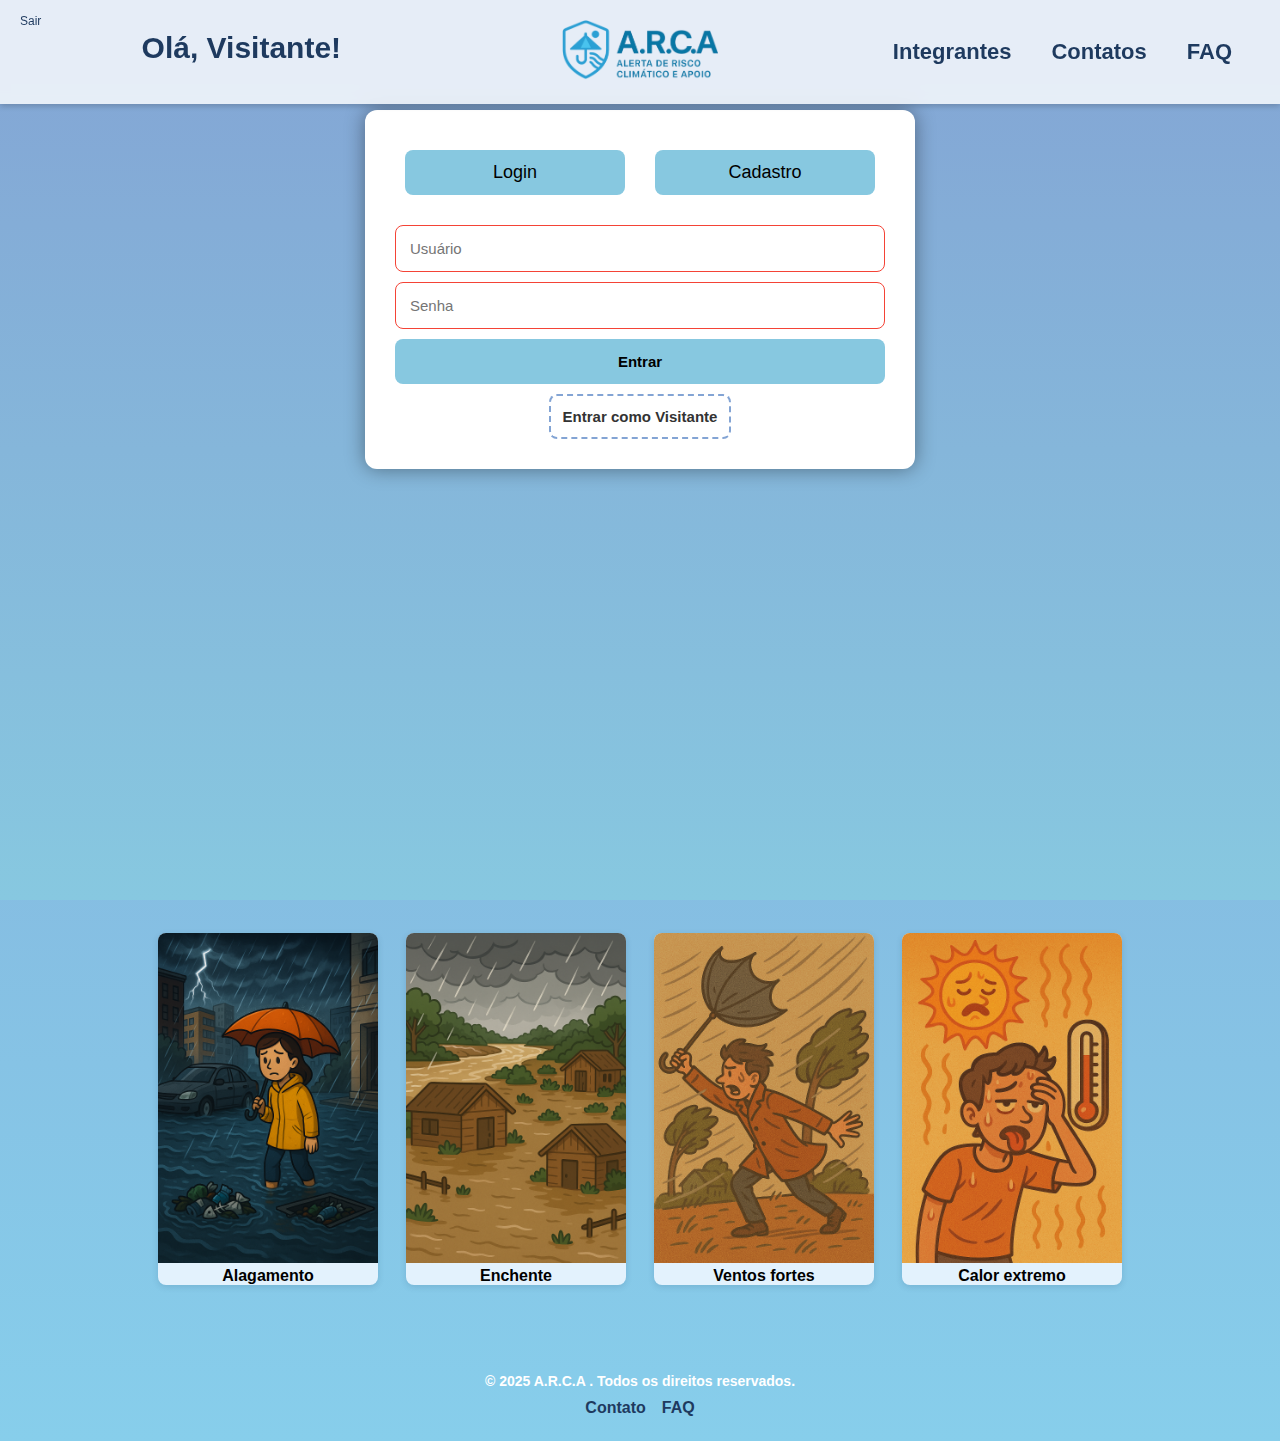
<file: index.html>
<!DOCTYPE html>
<html lang="pt-br">

<head>
    <meta charset="UTF-8">
    <meta name="viewport" content="width=device-width, initial-scale=1.0">
    <link rel="stylesheet" href="assets/css/reset.css">
    <link rel="stylesheet" href="assets/css/style.css">
    <link rel="stylesheet" href="assets/css/page/login.css">
    <link rel="stylesheet" href="assets/css/page/index.css">

    <title>Pagina inicial A.R.C.A</title>
    <script src="assets/js/index.js"></script>
    <script defer src="assets/js/login.js"></script>
</head>

<body>
    <header>
        <div class="logo">
            <a href="index.html">
                <img src="assets/img/icones/arca.png" alt="Logo A.R.C.A" />
            </a>
        </div>

        <div class="profile">
            <h2>Olá, <span id="nome-usuario">Visitante</span>!</h2>
            <div class="logout-wrapper">
                <button id="btn-logout" class="btn-logout">Sair</button>
            </div>
        </div>



        <nav class="nav-bar">
            <ul>
                <li><a href="assets/integrantes/integrantes.html">Integrantes</a></li>
                <li><a href="assets/contatos/contatos.html">Contatos</a></li>
                <li><a href="assets/faq/faq.html">FAQ</a></li>
            </ul>
        </nav>

    </header>
    <main>
        <div class="container">
            <h3 class="home-title">Bem-vindo à A.R.C.A.</h3>
            <p class="home-description">
                A.R.C.A. (Alerta de Risco Climático e Apoio) é um aplicativo inteligente que oferece suporte preventivo
                e emergencial em situações climáticas extremas como alagamentos, enchentes, ventos fortes e ondas de
                calor. Nossa missão é proteger vidas com informação, orientação e ação rápida.
            </p>
        </div>

        <section class="alerta-section">
            <h3 class="alerta-title">A importância de estar preparado</h3>
            <p class="alerta-description">
                Mudanças climáticas e eventos extremos estão se tornando parte da nossa realidade. Muitas vezes, os
                riscos não dão aviso prévio. Por isso, cultivar o hábito de se informar, planejar rotas seguras,
                conhecer os sinais de alerta e saber como agir é uma atitude que pode salvar vidas.
                <br><br>
                Estar preparado não é exagero — é responsabilidade. Cada ação preventiva é um passo rumo a uma
                comunidade mais segura, consciente e resiliente.
                <br><br>
                Para saber mais sobre como se proteger em diferentes situações, clique nos cards abaixo.
                Eles contêm orientações específicas sobre desastres como alagamentos, enchentes, ventos fortes e calor
                extremo.
            </p>
        </section>

        <section class="info-cards">
            <figure class="card" data-alvo="alagamento">
                <img src="./assets/img/desastres/alagamento.png" alt="Alagamentos">
                <figcaption>Alagamento</figcaption>
            </figure>

            <figure class="card" data-alvo="enchente">
                <img src="./assets/img/desastres/enchente.png" alt="Enchentes">
                <figcaption>Enchente</figcaption>
            </figure>

            <figure class="card" data-alvo="ventos-fortes">
                <img src="./assets/img/desastres/ventos-fortes.png" alt="Ventos fortes">
                <figcaption>Ventos fortes</figcaption>
            </figure>

            <figure class="card" data-alvo="calor-extremo">
                <img src="./assets/img/desastres/calor-extremo.png" alt="Calor extremo">
                <figcaption>Calor extremo</figcaption>
            </figure>
        </section>


        <section id="alagamento" class="detalhe-desastre oculto">
            <div class="card-conteudo">
                <h2>
                    <img src="assets/img/icones/algamento-icon.png" alt="Ícone de alagamento" class="icone-titulo">
                    Alagamentos: Saiba como se Proteger
                </h2>

                <h3>
                    <img src="assets/img/icones/livro-icon.png" alt="Ícone de um livro" class="icone-titulo">
                    O que são alagamentos?
                </h3>
                <p>Alagamentos acontecem quando o acúmulo de água das chuvas não escoa adequadamente, provocando a
                    inundação temporária de ruas, calçadas e até imóveis. Geralmente são causados por:</p>
                <ul>
                    <li>
                        <p>Chuvas fortes em curto espaço de tempo</p>
                    </li>
                    <li>
                        <p>Obstrução de bueiros ou galerias pluviais</p>
                    </li>
                    <li>
                        <p>Impermeabilização do solo nas cidades (asfalto, concreto)</p>
                    </li>
                    <li>
                        <p>Má conservação das redes de drenagem</p>
                    </li>
                </ul>

                <h3>
                    <img src="assets/img/icones/alarme-icon.png" alt="Riscos" class="icone-titulo">
                    Principais Riscos
                </h3>
                <ul>
                    <li>
                        <p>Afogamentos em ruas encobertas por água</p>
                    </li>
                    <li>
                        <p>Contato com água contaminada (esgoto, lixo, produtos químicos)</p>
                    </li>
                    <li>
                        <p>Choques elétricos e quedas de energia</p>
                    </li>
                    <li>
                        <p>Danos a veículos e residências</p>
                    </li>
                    <li>
                        <p>Interrupção de serviços como transporte e coleta de lixo</p>
                    </li>
                    <li>
                        <p>Doenças de veiculação hídrica, como leptospirose e hepatite A</p>
                    </li>
                </ul>

                <h3>
                    <img src="assets/img/icones/visto-icon.png" alt="Prevenção" class="icone-titulo">
                    Antes do Alagamento: Como se Prevenir
                </h3>
                <ul>
                    <li>
                        <p>Instale válvulas de retenção em ralos e vasos sanitários para evitar o refluxo de esgoto</p>
                    </li>
                    <li>
                        <p>Eleve eletrodomésticos e móveis em áreas propensas a alagamento</p>
                    </li>
                    <li>
                        <p>Utilize barreiras de contenção (sacarias de areia ou placas plásticas) em portas e garagens
                        </p>
                    </li>
                    <li>
                        <p>Mantenha documentos e objetos importantes em locais altos e protegidos</p>
                    </li>
                    <li>
                        <p>Nunca descarte lixo ou entulho em ruas, calçadas ou bueiros</p>
                    </li>
                    <li>
                        <p>Participe de mutirões de limpeza comunitária</p>
                    </li>
                    <li>
                        <p>Comunique obstruções ou buracos à prefeitura/local responsável</p>
                    </li>
                </ul>

                <h3>
                    <img src="assets/img/icones/chuva-icon.png" alt="Durante" class="icone-titulo">
                    Durante o Alagamento: Como Agir
                </h3>
                <strong>Se estiver em casa:</strong>
                <ul>
                    <li>
                        <p>Desligue o quadro de energia e feche o registro de gás</p>
                    </li>
                    <li>
                        <p>Suba para andares superiores ou lugares elevados</p>
                    </li>
                    <li>
                        <p>Evite contato com a água (risco de infecção, choque, objetos cortantes)</p>
                    </li>
                </ul>

                <strong>Se estiver fora de casa:</strong>
                <ul>
                    <li>
                        <p>Não tente atravessar alagamentos, mesmo que pareçam rasos</p>
                    </li>
                    <li>
                        <p>Mantenha-se longe de postes, árvores e fios expostos</p>
                    </li>
                    <li>
                        <p>Se estiver de carro, não insista em atravessar ruas com água acumulada</p>
                    </li>
                </ul>

                <h3>
                    <img src="assets/img/icones/sol-nuvem-icon.png" alt="Após" class="icone-titulo">
                    Após o Alagamento
                </h3>
                <ul>
                    <li>
                        <p>Aguarde a liberação das autoridades antes de retornar ao local</p>
                    </li>
                    <li>
                        <p>Utilize botas, luvas e máscaras para fazer a limpeza</p>
                    </li>
                    <li>
                        <p>Descarte objetos e alimentos contaminados pela água</p>
                    </li>
                    <li>
                        <p>Ferva a água para consumo ou use cloro conforme orientação sanitária</p>
                    </li>
                    <li>
                        <p>Documente perdas e entre em contato com a Defesa Civil (199) ou órgão municipal</p>
                    </li>
                </ul>

                <button class="btn-fechar">Fechar</button>
            </div>
        </section>


        <section id="enchente" class="detalhe-desastre oculto">
            <div class="card-conteudo">
                <h2>
                    <img src="assets/img/icones/enchente-icon.png" alt="Ícone de enchente" class="icone-titulo">
                    Enchentes: Saiba como se Proteger
                </h2>

                <h3>
                    <img src="assets/img/icones/livro-icon.png" alt="Ícone de um livro" class="icone-titulo">
                    O que são Enchentes?
                </h3>
                <p>Enchentes ocorrem quando o volume de água sobe acima do nível normal, invadindo ruas, casas, terrenos
                    e prejudicando o deslocamento e a segurança das pessoas. Costumam ser causadas por:</p>
                <ul>
                    <li>
                        <p>Chuvas intensas contínuas</p>
                    </li>
                    <li>
                        <p>Entupimento de bueiros e drenagens</p>
                    </li>
                    <li>
                        <p>Transbordamento de rios e córregos</p>
                    </li>
                </ul>

                <h3>
                    <img src="assets/img/icones/alarme-icon.png" alt="Riscos" class="icone-titulo">
                    Principais Riscos
                </h3>
                <ul>
                    <li>
                        <p>Afogamento</p>
                    </li>
                    <li>
                        <p>Doenças infecciosas (leptospirose, hepatite A, diarreias)</p>
                    </li>
                    <li>
                        <p>Perda de bens materiais</p>
                    </li>
                    <li>
                        <p>Contaminação da água potável</p>
                    </li>
                    <li>
                        <p>Riscos elétricos (choques, curtos)</p>
                    </li>
                    <li>
                        <p>Interrupção de serviços públicos (energia, transporte, saúde)</p>
                    </li>
                </ul>

                <h3>
                    <img src="assets/img/icones/visto-icon.png" alt="Prevenção" class="icone-titulo">
                    Antes da Enchente: Como se Prevenir
                </h3>
                <ul>
                    <li>
                        <p>Eleve móveis e eletrodomésticos em locais propensos a alagamento.</p>
                    </li>
                    <li>
                        <p>Guarde documentos em sacos plásticos e lugares altos.</p>
                    </li>
                    <li>
                        <p>Verifique e limpe calhas, ralos, bueiros próximos e caixas d'água.</p>
                    </li>


                    <li>
                        <p>Não jogue lixo nas ruas ou bueiros.</p>
                    </li>
                    <li>
                        <p>Organize mutirões de limpeza e comunicação com a prefeitura.</p>
                    </li>
                    <li>
                        <p>Acompanhe previsões climáticas e alertas da Defesa Civil.</p>
                    </li>
                </ul>

                <h3>
                    <img src="assets/img/icones/chuva-icon.png" alt="Durante" class="icone-titulo">
                    Durante a Enchente: Como Agir
                </h3>
                <ul>
                    <li>
                        <p>Desligue a energia elétrica e o gás, se houver risco de alagamento.</p>
                    </li>
                    <li>
                        <p>Suba para andares superiores ou pontos altos.</p>
                    </li>
                    <li>
                        <p>Evite contato com a água da enchente (pode estar contaminada).</p>
                    </li>
                    <li>
                        <p>Evite áreas alagadas – apenas 30 cm de água podem arrastar um carro.</p>
                    </li>
                    <li>
                        <p>Não caminhe em correntezas ou tente atravessar.</p>
                    </li>
                    <li>
                        <p>Se estiver em veículo, pare em local seguro e espere a água baixar.</p>
                    </li>
                </ul>

                <h3>
                    <img src="assets/img/icones/sol-nuvem-icon.png" alt="Após" class="icone-titulo">
                    Após a Enchente
                </h3>
                <ul>
                    <li>
                        <p>Evite retornar até que as autoridades deem o sinal de segurança.</p>
                    </li>
                    <li>
                        <p>Use botas e luvas ao limpar a casa.</p>
                    </li>
                    <li>
                        <p>Jogue fora alimentos e objetos que tiveram contato com a água suja.</p>
                    </li>
                    <li>
                        <p>Ferva a água antes de beber e desinfete ambientes.</p>
                    </li>
                    <li>
                        <p>Denuncie danos à Defesa Civil e registre perdas.</p>
                    </li>
                </ul>

                <button class="btn-fechar">Fechar</button>
            </div>
        </section>

        <section id="ventos-fortes" class="detalhe-desastre oculto">
            <div class="card-conteudo">
                <h2>
                    <img src="assets/img/icones/ventos-icon.png" alt="Ícone de vento" class="icone-titulo">
                    Ventos Fortes: Saiba como se Proteger
                </h2>

                <h3>
                    <img src="assets/img/icones/livro-icon.png" alt="Ícone de um livro" class="icone-titulo">
                    O que são ventos fortes?
                </h3>
                <p>Ventos fortes são rajadas de ar com velocidades elevadas, geralmente acima de 60 km/h, causadas por
                    tempestades, frentes frias, ciclones extratropicais ou outros sistemas atmosféricos. Podem provocar
                    destelhamentos, quedas de árvores e postes, e interrupção de energia.</p>

                <h3>
                    <img src="assets/img/icones/alarme-icon.png" alt="Riscos" class="icone-titulo">
                    Principais Riscos
                </h3>
                <ul>
                    <li>
                        <p>Destelhamento de casas, escolas e comércios</p>
                    </li>
                    <li>
                        <p>Queda de árvores, postes e fiações elétricas</p>
                    </li>
                    <li>
                        <p>Objetos soltos se tornando projéteis perigosos</p>
                    </li>
                    <li>
                        <p>Danos a veículos, janelas e fachadas</p>
                    </li>
                    <li>
                        <p>Interrupção de energia elétrica e serviços</p>
                    </li>
                    <li>
                        <p>Acidentes com estruturas frágeis (tendas, andaimes, coberturas)</p>
                    </li>
                </ul>

                <h3>
                    <img src="assets/img/icones/visto-icon.png" alt="Prevenção" class="icone-titulo">
                    Antes do Vendaval: Como se Prevenir
                </h3>

                <ul>
                    <li>
                        <p>Reforce telhados e calhas com parafusos e fitas próprias</p>
                    </li>
                    <li>
                        <p>Retire ou prenda objetos soltos (vasos, lixeiras, antenas, toldos)</p>
                    </li>
                    <li>
                        <p>Feche bem portas e janelas, e afaste móveis de vidro</p>
                    </li>
                    <li>
                        <p>Evite pendurar varais ou antenas metálicas soltas</p>
                    </li>
                    <li>
                        <p>Não estacione sob árvores, outdoors ou fiações</p>
                    </li>
                    <li>
                        <p>Evite deixar entulho, materiais de obra ou lixo em local aberto</p>
                    </li>
                    <li>
                        <p>Comunique à prefeitura ou Defesa Civil sobre estruturas instáveis</p>
                    </li>
                </ul>
                <h3>
                    <img src="assets/img/icones/vento-icon.png" alt="icone de vento" class="icone-titulo">Durante os
                    Ventos
                    Fortes: Como Agir
                </h3>
                <strong>Se estiver em casa:</strong>
                <ul>
                    <li>
                        <p>Mantenha-se longe de janelas e vidros</p>
                    </li>
                    <li>
                        <p>Evite usar aparelhos elétricos e desligue o disjuntor se necessário</p>
                    </li>
                    <li>
                        <p>Acomode-se em locais protegidos e não tente subir no telhado</p>
                    </li>
                    <li>
                        <p>Se o telhado for arrancado, busque abrigo em outro cômodo protegido</p>
                    </li>
                </ul>

                <strong>Se estiver na rua:</strong>
                <ul>
                    <li>
                        <p>Procure abrigo seguro imediatamente</p>
                    </li>
                    <li>
                        <p>Afaste-se de árvores, placas, fiações e muros frágeis</p>
                    </li>
                    <li>
                        <p>Nunca toque em fios caídos — risco de choque elétrico</p>
                    </li>
                    <li>
                        <p>Evite andar de moto ou bicicleta em locais abertos</p>
                    </li>
                </ul>

                <h3>
                    <img src="assets/img/icones/sol-nuvem-icon.png" alt="Após" class="icone-titulo">
                    Após os Ventos Fortes
                </h3>
                <ul>
                    <li>
                        <p>Verifique com segurança os danos — não toque em cabos rompidos</p>
                    </li>
                    <li>
                        <p>Reforce partes danificadas da casa antes de novas tempestades</p>
                    </li>
                    <li>
                        <p>Registre os danos com fotos para solicitar apoio à Defesa Civil</p>
                    </li>
                    <li>
                        <p>Participe da limpeza da comunidade com os devidos cuidados</p>
                    </li>
                    <li>
                        <p>Evite acúmulo de lixo ou galhos — isso pode agravar futuros desastres</p>
                    </li>
                </ul>

                <button class="btn-fechar">Fechar</button>
            </div>
        </section>


        <section id="calor-extremo" class="detalhe-desastre oculto">
            <div class="card-conteudo">
                <h2>
                    <img src="assets/img/icones/calor-extremo-icon.png" alt="Ícone de calor" class="icone-titulo">
                    Calor Intenso: Saiba como se Proteger
                </h2>

                <h3>
                    <img src="assets/img/icones/livro-icon.png" alt="Ícone de um livro" class="icone-titulo">
                    O que é uma onda de calor?
                </h3>
                <p>Uma onda de calor ocorre quando as temperaturas ficam muito acima da média por vários dias
                    consecutivos. Combinada à baixa umidade do ar, pode trazer sérios riscos à saúde e provocar
                    incêndios, desidratação e sobrecarga no sistema de energia.
                </p>


                <h3>
                    <img src="assets/img/icones/alarme-icon.png" alt="Riscos" class="icone-titulo">
                    Principais Riscos
                </h3>
                <ul>
                    <li>
                        <p>Desidratação e insolação</p>
                    </li>
                    <li>
                        <p>Agravamento de doenças respiratórias e cardíacas</p>
                    </li>
                    <li>
                        <p>Queimaduras e mal-estar por exposição direta ao sol</p>
                    </li>
                    <li>
                        <p>Desmaios, câimbras e exaustão térmica</p>
                    </li>
                    <li>
                        <p>Incêndios florestais e urbanos</p>
                    </li>
                    <li>
                        <p>Sobrecarga e falhas na rede elétrica</p>
                    </li>
                </ul>

                <h3>
                    <img src="assets/img/icones/visto-icon.png" alt="Prevenção" class="icone-titulo">Antes e Durante
                    o Calor Intenso: Como se Prevenir
                </h3>
                <ul>
                    <li>
                        <p>Mantenha os ambientes ventilados ou com ventiladores e climatizadores</p>
                    </li>
                    <li>
                        <p>Feche janelas e cortinas nas horas mais quentes para reduzir o aquecimento</p>
                    </li>
                    <li>
                        <p>Evite o uso de muitos aparelhos elétricos ao mesmo tempo</p>
                    </li>
                    <li>
                        <p>Armazene água potável e alimentos em local fresco</p>
                    </li>
                </ul>

                <h3>
                    <img src="assets/img/icones/pessoas-icon.png" alt="Icone de pessoas" class="icone-titulo">Cuidados
                    com o corpo
                </h3>
                <ul>
                    <li>
                        <p>Beba bastante água, mesmo sem sentir sede</p>
                    </li>
                    <li>
                        <p>Use roupas leves, claras e de algodão</p>
                    </li>
                    <li>
                        <p>Evite exercícios físicos entre 10h e 16h</p>
                    </li>
                    <li>
                        <p>Use chapéu, óculos escuros e protetor solar com fator alto</p>
                    </li>
                    <li>
                        <p>Reforce a hidratação de crianças, idosos e animais de estimação</p>
                    </li>
                </ul>

                <h3>
                    <img src="assets/img/icones/sol-icon.png" alt="Durante" class="icone-titulo">Durante Ondas de
                    Calor Extremas
                </h3>
                <strong>Se estiver em casa:</strong>
                <ul>
                    <li>
                        <p>Mantenha-se em cômodos arejados ou escuros</p>
                    </li>
                    <li>
                        <p>Reforce a ingestão de líquidos (água, sucos naturais, água de coco)</p>
                    </li>
                    <li>
                        <p>Tome banhos frios ou use compressas de água gelada</p>
                    </li>
                    <li>
                        <p>Evite refeições pesadas e comidas quentes</p>
                    </li>
                </ul>

                <strong>Se estiver na rua:</strong>
                <ul>
                    <li>
                        <p>Busque locais com sombra, árvores ou áreas climatizadas</p>
                    </li>
                    <li>
                        <p>Use guarda-sol ou sombrinha</p>
                    </li>
                    <li>
                        <p>Evite andar longas distâncias sob o sol</p>
                    </li>
                </ul>

                <h3>
                    <img src="assets/img/icones/sol-nuvem-icon.png" alt="Após" class="icone-titulo">Após o Pico de
                    Calor
                </h3>
                <ul>
                    <li>
                        <p>Continue se hidratando por alguns dias</p>
                    </li>
                    <li>
                        <p>Revise instalações elétricas e eletrodomésticos que foram sobrecarregados</p>
                    </li>
                    <li>
                        <p>Reforce a ventilação da casa</p>
                    </li>
                    <li>
                        <p>Fique atento à saúde de pessoas vulneráveis que possam ter sofrido efeitos tardios</p>
                    </li>
                </ul>

                <button class="btn-fechar">Fechar</button>
            </div>
        </section>
    </main>

    <div class="overlay" id="tela-autenticacao">
        <div class="box">
            <div class="tabs">
                <button id="btn-login">Login</button>
                <button id="btn-cadastro">Cadastro</button>
            </div>


            <form id="form-login" class="formulario">
                <input type="text" id="login-usuario" placeholder="Usuário" required />
                <input type="password" id="login-senha" placeholder="Senha" required />
                <button type="submit">Entrar</button>
            </form>

            <form id="form-cadastro" class="formulario hidden">
                <input type="text" id="cad-nome" placeholder="Nome completo" required />

                <input type="text" id="cad-cpf" placeholder="CPF" required />
                <span class="erro" id="erro-cpf"></span>

                <input type="email" id="cad-email" placeholder="E-mail" />
                <span class="erro" id="erro-email"></span>

                <input type="date" id="cad-nascimento" required />

                <input type="text" id="cad-usuario" placeholder="Usuário" required />

                <input type="password" id="cad-senha" placeholder="Senha" required />
                <small class="senha-dica">Use pelo menos 8 caracteres com letra maiúscula, minúscula, número e
                    símbolo.</small>

                <input type="password" id="cad-senhaconf" placeholder="Confirme sua Senha" required />
                <span class="erro" id="erro-senha"></span>

                <button type="submit">Cadastrar</button>
            </form>


            <button id="btn-anonimo" class="btn-anonimo">Entrar como Visitante</button>


        </div>
    </div>

    <footer class="footer">
        <div class="footer-container">
            <p>&copy; 2025 A.R.C.A . Todos os direitos reservados.</p>
            <ul class="footer-links">
                <li><a href="assets/contatos/contatos.html">Contato</a></li>
                <li><a href="assets/faq/faq.html">FAQ</a></li>
            </ul>
        </div>
    </footer>
</body>

</html>
</file>
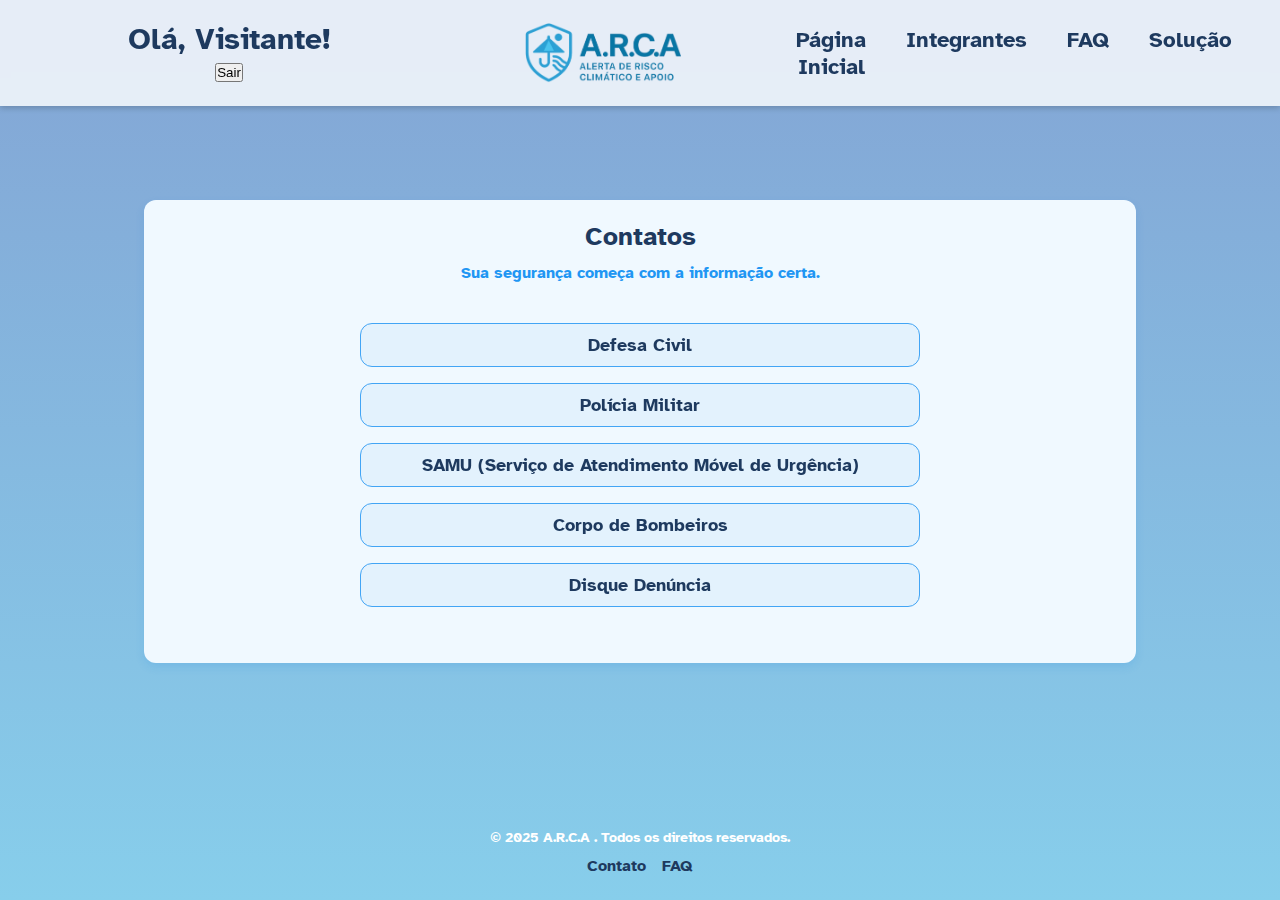
<file: assets/contato/contato.html>
<!DOCTYPE html>
<html lang="pt-br">

<head>
    <meta charset="UTF-8">
    <meta name="viewport" content="width=device-width, initial-scale=1.0">
    <link rel="stylesheet" href="../css/reset.css">
    <link rel="stylesheet" href="../css/style.css">
    <link rel="stylesheet" href="../css/page/contatos.css">
    <link rel="preconnect" href="https://fonts.googleapis.com" />
    <link rel="preconnect" href="https://fonts.gstatic.com" crossorigin />
    <link
      href="https://fonts.googleapis.com/css2?family=Atkinson+Hyperlegible:ital,wght@0,400;0,700;1,400;1,700&family=Roboto:ital,wght@0,100..900;1,100..900&family=Source+Sans+3:ital,wght@0,200..900;1,200..900&display=swap"
      rel="stylesheet"
    />

    <title>Pagina contato A.R.C.A</title>

    <script defer src="../js/contato.js"></script>
    <script defer src="../js/logout.js"></script>
    <script defer src="../js/bot.js"></script>
</head>

<body>
    <header>
      <div class="logo">
          <img src="../img/icones/arca.png" alt="Logo A.R.C.A" />
      </div>

      <div class="profile">
        <h2>Olá, <span id="nome-usuario">Visitante</span>!</h2>
        <div class="logout-wrapper">
          <button id="btn-logout" class="btn-logout">Sair</button>
        </div>
      </div>
        <nav class="nav-bar">
            <ul>
                <li><a href="../../index.html">Página Inicial</a></li>
                <li><a href="../integrantes/integrantes.html">Integrantes</a></li>
                <li><a href="../faq/faq.html">FAQ</a></li>
                <li><a href="../solucao/solucao.html">Solução</a></li>
            </ul>
        </nav>
    </header>

    <main>
        <div class="container">
            <h1 class="contato-title">Contatos</h1>
            <p class="contato-subtitle">Sua segurança começa com a informação certa.</p>

            <div class="contato-section">
                <div class="contato">
                    <h3>Defesa Civil</h3>
                    <p><strong>Quando devo ligar?</strong> A Defesa Civil deve ser acionada em situações de emergência,
                        como acidentes rodoviários, ferroviários, metroviários, inundações, grandes incêndios com
                        vítimas e acidentes com combustíveis ou produtos perigosos</p>
                    <p>Tel: 199</p>
                    <p>Site: <a href=https://www.gov.br/mdr/pt-br/assuntos/protecao-e-defesa-civil>Proteção e Defesa
                            Civil</a>
                    </p>
                    <p>Funcionamento: 24 horas
                        A Defesa Civil atende 24 horas por dia, todos os dias da semana, inclusive finais de semana e
                        feriados, para urgência e emergência.
                    </p>
                </div>
                <div class="contato">
                    <h3>Polícia Militar</h3>
                    <p><strong>Quando devo ligar?</strong> Ligue 190 em casos de crimes em andamento, violência
                        doméstica, assaltos, brigas ou qualquer situação que envolva risco à vida e à segurança pública.
                    </p>
                    <p>Tel: 190</p>
                    <p>Site: <a href="https://www.policiamilitar.sp.gov.br/">Policia Militar</a></p>
                    <p><strong>Funcionamento:</strong> Atendimento 24 horas por dia, todos os dias da semana.</p>
                </div>

                <div class="contato">
                    <h3>SAMU (Serviço de Atendimento Móvel de Urgência)</h3>
                    <p><strong>Quando devo ligar?</strong> Ligue 192 em casos de emergências médicas como desmaios,
                        infartos, falta de ar, quedas graves ou qualquer situação que envolva risco de vida.</p>
                    <p>Tel: 192</p>
                    <p><a href="https://www.gov.br/saude/pt-br/composicao/saes/samu-192">SAMU</a></p>
                    <p><strong>Funcionamento:</strong> Atendimento 24 horas por dia, todos os dias da semana.</p>
                </div>

                <div class="contato">
                    <h3>Corpo de Bombeiros</h3>
                    <p><strong>Quando devo ligar?</strong> Ligue 193 em casos de incêndios, resgates em altura,
                        afogamentos, acidentes de trânsito com vítimas presas nas ferragens, e salvamentos em geral.</p>
                    <p>Tel: 193</p>
                    <p><a href="https://www.corpodebombeiros.sp.gov.br/#/">Corpo de Bombeiros</a></p>
                    <p><strong>Funcionamento:</strong> Atendimento 24 horas por dia, todos os dias da semana.</p>
                </div>
                <div class="contato">
                    <h3>Disque Denúncia</h3>
                    <p><strong>Quando devo ligar?</strong>O Disque Denúncia é um serviço que permite à população fazer denúncias anônimas sobre atividades criminosas.</p>
                    <p>Tel: 181</p>
                    <p><a href="https://www.seguranca.mg.gov.br/index.php/integracao/181-disque-denuncia">Disque Denúncia</a></p>
                    <p><strong>Funcionamento:</strong> Atendimento 24 horas por dia, todos os dias da semana.</p>
                </div>
            </div>
        </div>
    </main>

    <footer class="footer">
        <div class="footer-container">
            <p>&copy; 2025 A.R.C.A . Todos os direitos reservados.</p>
            <ul class="footer-links">
                <li><a href="contato.html">Contato</a></li>
                <li><a href="../faq/faq.html">FAQ</a></li>
            </ul>
        </div>
    </footer>

</body>

</html>
</file>
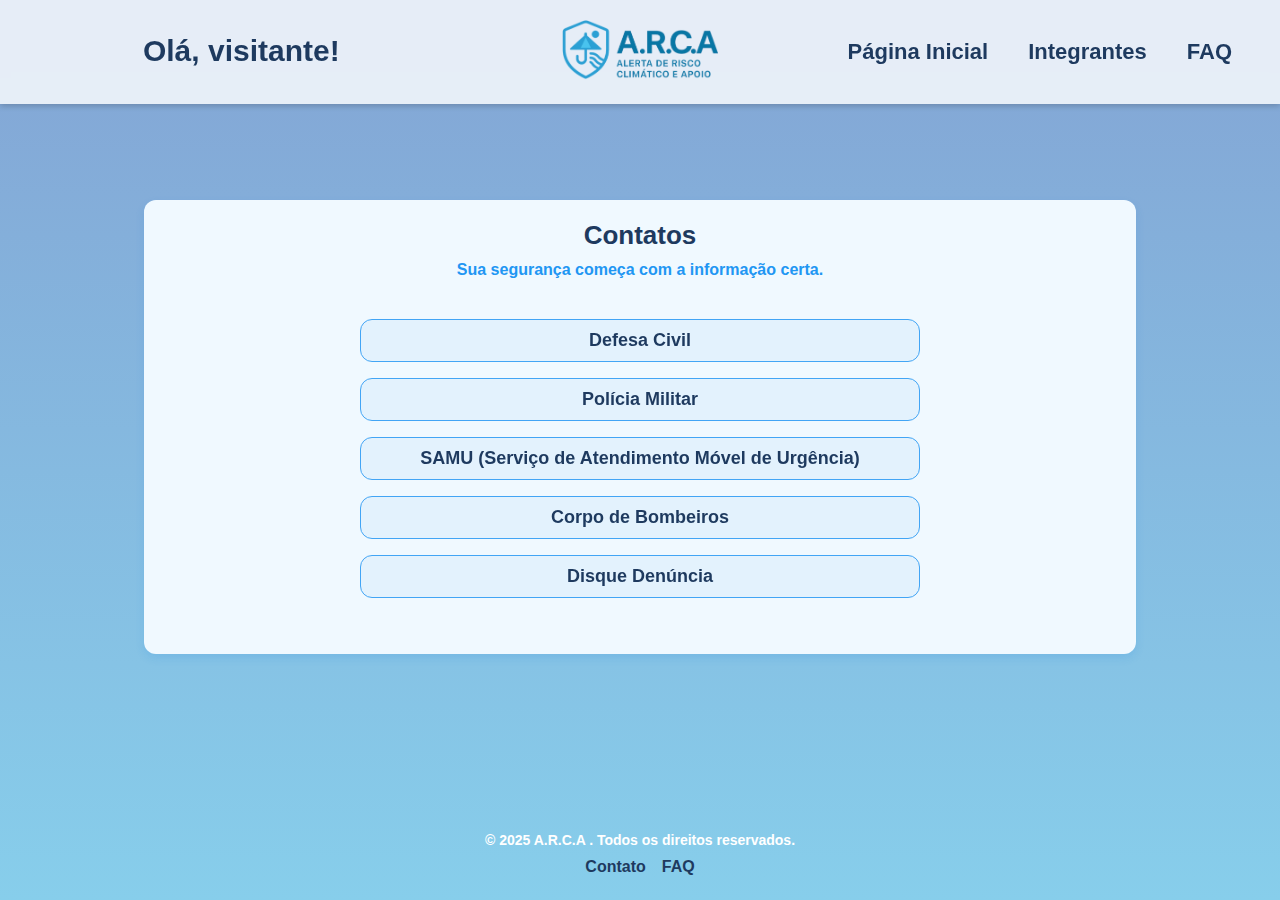
<file: assets/contatos/contatos.html>
<!DOCTYPE html>
<html lang="pt-br">

<head>
    <meta charset="UTF-8">
    <meta name="viewport" content="width=device-width, initial-scale=1.0">
    <link rel="stylesheet" href="../css/reset.css">
    <link rel="stylesheet" href="../css/style.css">
    <link rel="stylesheet" href="../css/page/contatos.css">


    <title>Pagina inicial A.R.C.A</title>

    <script src="../js/contato.js"></script>
</head>

<body>
    <header>

        <div class="profile">
            <h2>Olá, <span id="nome-usuario">visitante</span>!</h2>
        </div>
        <div class="logo">
            <a href="../../index.html">
                <img src="../img/icones/arca.png" alt="Logo A.R.C.A" />
            </a>
        </div>
        <nav class="nav-bar">
            <ul>
                <li><a href="../../index.html">Página Inicial</a></li>
                <li><a href="../integrantes/integrantes.html">Integrantes</a></li>
                <li><a href="../faq/faq.html">FAQ</a></li>
            </ul>
        </nav>
    </header>

    <main>
        <div class="container">
            <h1 class="contato-title">Contatos</h1>
            <p class="contato-subtitle">Sua segurança começa com a informação certa.</p>

            <div class="contato-section">
                <div class="contato">
                    <h3>Defesa Civil</h3>
                    <p><strong>Quando devo ligar?</strong> A Defesa Civil deve ser acionada em situações de emergência,
                        como acidentes rodoviários, ferroviários, metroviários, inundações, grandes incêndios com
                        vítimas e acidentes com combustíveis ou produtos perigosos</p>
                    <p>Tel: 199</p>
                    <p>Site: <a href=https://www.gov.br/mdr/pt-br/assuntos/protecao-e-defesa-civil>Proteção e Defesa
                            Civil</a>
                    </p>
                    <p>Funcionamento: 24 horas
                        A Defesa Civil atende 24 horas por dia, todos os dias da semana, inclusive finais de semana e
                        feriados, para urgência e emergência.
                    </p>
                </div>
                <div class="contato">
                    <h3>Polícia Militar</h3>
                    <p><strong>Quando devo ligar?</strong> Ligue 190 em casos de crimes em andamento, violência
                        doméstica, assaltos, brigas ou qualquer situação que envolva risco à vida e à segurança pública.
                    </p>
                    <p>Tel: 190</p>
                    <p>Site: <a href="https://www.policiamilitar.sp.gov.br/">Policia Militar</a></p>
                    <p><strong>Funcionamento:</strong> Atendimento 24 horas por dia, todos os dias da semana.</p>
                </div>

                <div class="contato">
                    <h3>SAMU (Serviço de Atendimento Móvel de Urgência)</h3>
                    <p><strong>Quando devo ligar?</strong> Ligue 192 em casos de emergências médicas como desmaios,
                        infartos, falta de ar, quedas graves ou qualquer situação que envolva risco de vida.</p>
                    <p>Tel: 192</p>
                    <p><a href="https://www.gov.br/saude/pt-br/composicao/saes/samu-192">SAMU</a></p>
                    <p><strong>Funcionamento:</strong> Atendimento 24 horas por dia, todos os dias da semana.</p>
                </div>

                <div class="contato">
                    <h3>Corpo de Bombeiros</h3>
                    <p><strong>Quando devo ligar?</strong> Ligue 193 em casos de incêndios, resgates em altura,
                        afogamentos, acidentes de trânsito com vítimas presas nas ferragens, e salvamentos em geral.</p>
                    <p>Tel: 193</p>
                    <p><a href="https://www.corpodebombeiros.sp.gov.br/#/">Corpo de Bombeiros</a></p>
                    <p><strong>Funcionamento:</strong> Atendimento 24 horas por dia, todos os dias da semana.</p>
                </div>
                <div class="contato">
                    <h3>Disque Denúncia</h3>
                    <p><strong>Quando devo ligar?</strong>O Disque Denúncia é um serviço que permite à população fazer denúncias anônimas sobre atividades criminosas.</p>
                    <p>Tel: 181</p>
                    <p><a href="https://www.seguranca.mg.gov.br/index.php/integracao/181-disque-denuncia">Disque Denúncia</a></p>
                    <p><strong>Funcionamento:</strong> Atendimento 24 horas por dia, todos os dias da semana.</p>
                </div>
            </div>
        </div>
    </main>

    <footer class="footer">
        <div class="footer-container">
            <p>&copy; 2025 A.R.C.A . Todos os direitos reservados.</p>
            <ul class="footer-links">
                <li><a href="contatos.html">Contato</a></li>
                <li><a href="../faq/faq.html">FAQ</a></li>
            </ul>
        </div>
    </footer>

</body>

</html>
</file>
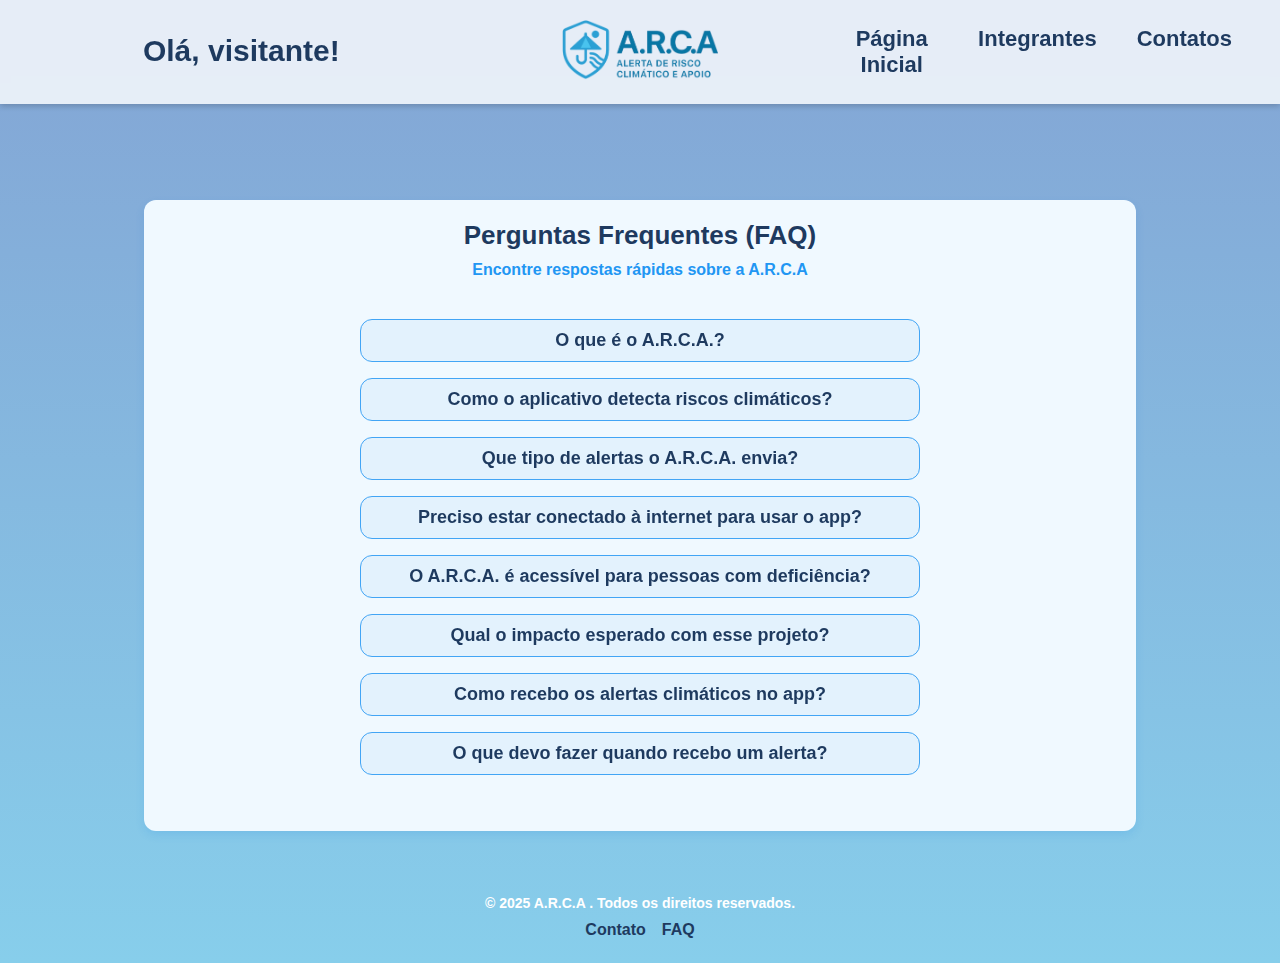
<file: assets/faq/faq.html>
<!DOCTYPE html>
<html lang="pt-br">

<head>
    <meta charset="UTF-8">
    <meta name="viewport" content="width=device-width, initial-scale=1.0">
    <link rel="stylesheet" href="../css/reset.css">
    <link rel="stylesheet" href="../css/style.css">
    <link rel="stylesheet" href="../css/page/faq.css">
    
    <title>Document</title>
    <script defer src="../js/faq.js"></script>
</head>

<body>
    <header>

        <div class="profile">
            <h2>Olá, <span id="nome-usuario">visitante</span>!</h2>
        </div>
        <div class="logo">
            <a href="../../index.html">
                <img src="../img/icones/arca.png" alt="Logo A.R.C.A" />
            </a>
        </div>
        
        <nav class="nav-bar">
            <ul>
                <li><a href="../../index.html">Página Inicial</a></li>
                <li><a href="../integrantes/integrantes.html">Integrantes</a></li>
                <li><a href="../contatos/contatos.html">Contatos</a></li>
            </ul>
        </nav>
    </header>

    <main>
        <div class="container">
            <h1 class="faq-title">Perguntas Frequentes (FAQ)</h1>
            <p class="faq-subtitle">Encontre respostas rápidas sobre a A.R.C.A</p>

            <div class="faq-section">
                <div class="faq">
                    <h3>O que é o A.R.C.A.?</h3>
                    <p>A.R.C.A. (Alerta de Risco Climático e Apoio) é um aplicativo mobile desenvolvido como projeto
                        acadêmico para fornecer suporte informativo e preventivo durante eventos climáticos extremos,
                        como chuvas intensas, enchentes, ventos fortes e ondas de calor.</p>
                </div>
                <div class="faq">
                    <h3>Como o aplicativo detecta riscos climáticos?</h3>
                    <p>O A.R.C.A. simula a integração com dados meteorológicos públicos, como os fornecidos por órgãos
                        como INMET e Defesa Civil. A ideia é ilustrar, de forma didática, como um app pode identificar
                        condições climáticas adversas e apresentar alertas ao usuário com base em sua localização.</p>
                </div>
                <div class="faq">
                    <h3>Que tipo de alertas o A.R.C.A. envia?</h3>
                    <p>O sistema emite alertas simulados com três níveis de gravidade:

                        Informativo

                        Atenção

                        Alerta máximo

                        Cada um inclui orientações simples para segurança e proteção da saúde, como evitar exposição ao
                        sol, buscar abrigo ou não sair de casa.
                </div>
                <div class="faq">
                    <h3>Preciso estar conectado à internet para usar o app?</h3>
                    <p>Não necessariamente. O A.R.C.A. conta com um modo offline, que exibe informações básicas e
                        instruções de segurança mesmo sem conexão. No entanto, os alertas em tempo real e atualizações
                        meteorológicas só funcionam com acesso à internet.</p>
                </div>
                <div class="faq">
                    <h3>O A.R.C.A. é acessível para pessoas com deficiência?</h3>
                    <p>Sim. Um dos objetivos do projeto é promover a acessibilidade. Por isso, foram incluídas
                        notificações por voz e uma interface simples para facilitar o uso por pessoas com deficiência
                        visual.</p>
                </div>
                <div class="faq">
                    <h3>Qual o impacto esperado com esse projeto?</h3>
                    <p>Assim que você abre o app, ele verifica a sua localização e consulta os dados meteorológicos
                        simulados. Caso haja risco detectado (chuva intensa, ventos fortes ou calor extremo), você verá
                        um alerta em destaque na tela inicial, com orientações claras sobre como agir.</p>
                </div>
                <div class="faq">
                    <h3>Como recebo os alertas climáticos no app?</h3>
                    <p>O objetivo principal é conscientizar a população sobre os riscos climáticos e mostrar, de forma
                        prática, como a tecnologia pode ser usada para prevenir desastres e proteger vidas,
                        principalmente em áreas vulneráveis.</p>
                </div>
                <div class="faq">
                    <h3>O que devo fazer quando recebo um alerta?</h3>
                    <p>Cada alerta vem com instruções específicas de segurança. Por exemplo:

                        Se for alerta de chuva forte: “Evite áreas alagadas e desligue aparelhos eletrônicos em caso de
                        enchente.”

                        Se for alerta de calor extremo: “Hidrate-se e permaneça em ambientes frescos.”

                        O app também pode exibir mapas com rotas seguras ou locais de abrigo.</p>
                </div>
            </div>
        </div>

    </main>
</body>
<footer class="footer">
    <div class="footer-container">
        <p>&copy; 2025 A.R.C.A . Todos os direitos reservados.</p>
        <ul class="footer-links">
            <li><a href="../contatos/contatos.html">Contato</a></li>
            <li><a href="../faq/faq.html">FAQ</a></li>
        </ul>
    </div>
</footer>

</html>
</file>
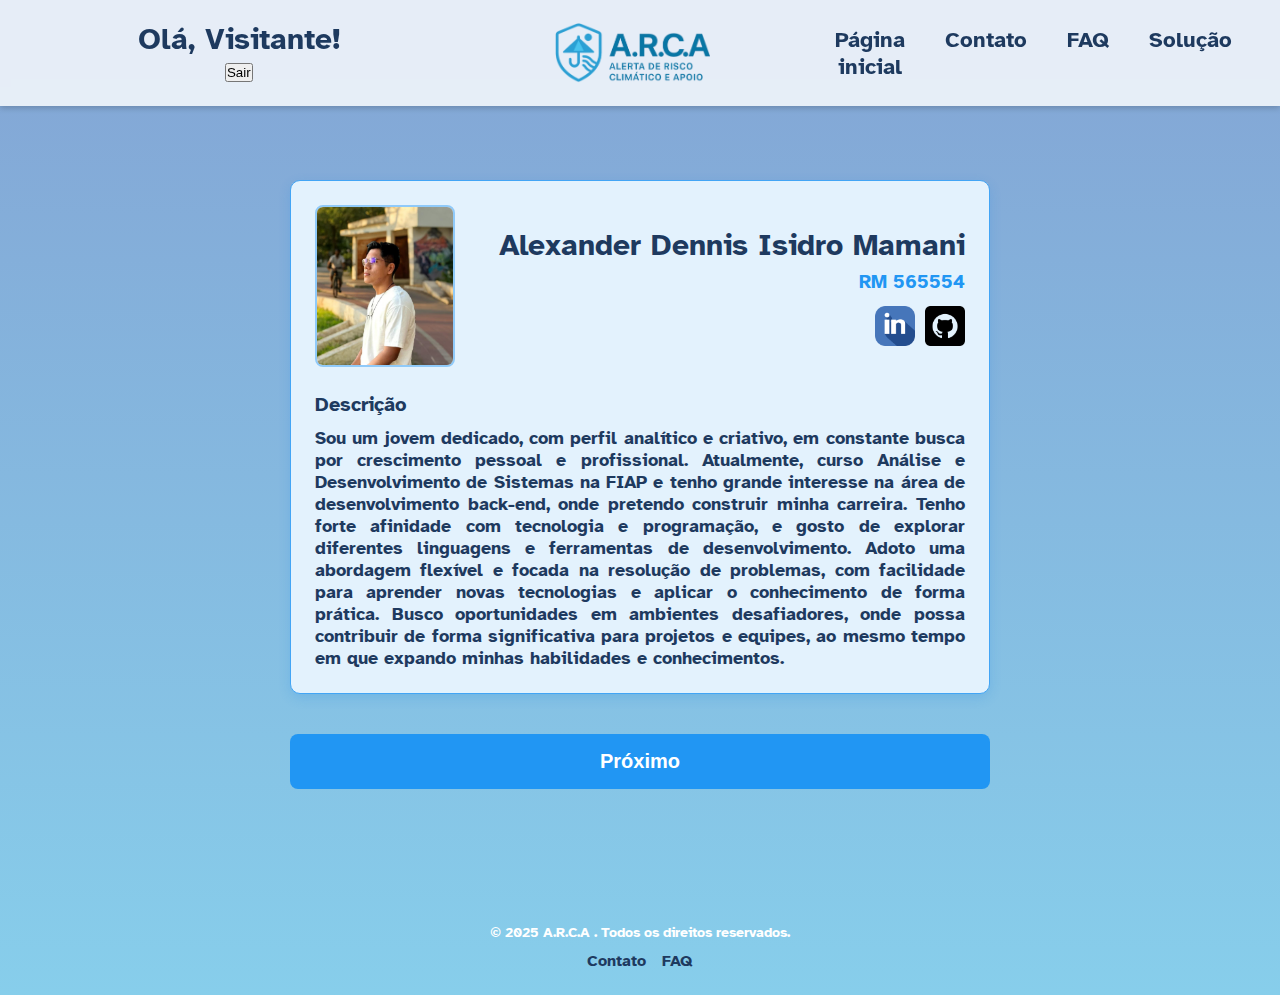
<file: assets/integrantes/integrantes.html>
<!DOCTYPE html>
<html lang="pt-br">

<head>
  <meta charset="UTF-8" />
  <meta name="viewport" content="width=device-width, initial-scale=1.0" />

  <link rel="stylesheet" href="../css/reset.css" />
  <link rel="stylesheet" href="../css/style.css" />
  <link rel="stylesheet" href="../css/page/integrantes.css" />
  <link rel="preconnect" href="https://fonts.googleapis.com" />
  <link rel="preconnect" href="https://fonts.gstatic.com" crossorigin />
  <link
    href="https://fonts.googleapis.com/css2?family=Atkinson+Hyperlegible:ital,wght@0,400;0,700;1,400;1,700&family=Roboto:ital,wght@0,100..900;1,100..900&family=Source+Sans+3:ital,wght@0,200..900;1,200..900&display=swap"
    rel="stylesheet" />
  <title>Integrantes</title>

  <script defer src="../js/integrantes.js"></script>
  <script defer src="../js/logout.js"></script>
  <script defer src="../js/bot.js"></script>
</head>

<body>
  <header>
    <div class="logo">
      <img src="../img/icones/arca.png" alt="Logo A.R.C.A" />
    </div>

    <div class="profile">
      <h2>Olá, <span id="nome-usuario">Visitante</span>!</h2>
      <div class="logout-wrapper">
        <button id="btn-logout" class="btn-logout">Sair</button>
      </div>
    </div>

    <nav class="nav-bar">
      <ul>
        <li><a href="../../index.html">Página inicial</a></li>
        <li><a href="../contatos/contatos.html">Contato</a></li>
        <li><a href="../faq/faq.html">FAQ</a></li>
        <li><a href="../solucao/solucao.html">Solução</a></li>
      </ul>
    </nav>
  </header>
  <main>
    <ul class="integrantes">
      <!-- Alexander -->
      <li class="cartao-integrante ativo">
        <div class="cartao-topo">
          <div class="cartao-imagem">
            <img src="../img/integrantes/alexander.jpg" alt="Imagem do aluno" />
          </div>
          <div class="detalhes">
            <h2 class="nome">Alexander Dennis Isidro Mamani</h2>
            <span class="rm">RM 565554</span>
            <div class="links-sociais">
              <a href="https://www.linkedin.com/in/alexander-dennis-a3b48824b/" target="_blank" aria-label="Perfil no linkedIn de Alexander"
                title="linkedIn de Alexander">
                <img src="../img/icones/linkedin.png" alt="linkedIn" />
              </a>
              <a href="https://github.com/KelsonZh0" target="_blank" aria-label="Perfil no GitHub de Alexander"
                title="GitHub de Alexander">
                <img alt="GitHub" src="../img/icones/github.png">
              </a>
            </div>
          </div>
        </div>
        <div class="sobre">
          <h3>Descrição</h3>
          <p>
            Sou um jovem dedicado, com perfil analítico e criativo, em
            constante busca por crescimento pessoal e profissional.
            Atualmente, curso Análise e Desenvolvimento de Sistemas na FIAP e
            tenho grande interesse na área de desenvolvimento back-end, onde
            pretendo construir minha carreira. Tenho forte afinidade com
            tecnologia e programação, e gosto de explorar diferentes
            linguagens e ferramentas de desenvolvimento. Adoto uma abordagem
            flexível e focada na resolução de problemas, com facilidade para
            aprender novas tecnologias e aplicar o conhecimento de forma
            prática. Busco oportunidades em ambientes desafiadores, onde possa
            contribuir de forma significativa para projetos e equipes, ao
            mesmo tempo em que expando minhas habilidades e conhecimentos.
          </p>
        </div>
      </li>

      <!-- Kelson -->
      <li class="cartao-integrante">
        <div class="cartao-topo">
          <div class="cartao-imagem">
            <img src="../img/integrantes/kelson-zhang.jpg" alt="Imagem do aluno" />
          </div>
          <div class="detalhes">
            <h2 class="nome">Kelson Zhang</h2>
            <span class="rm">RM 563748</span>
            <div class="links-sociais">
              <a href="https://www.linkedin.com/in/kelson-zhang-211456323/" target="_blank"
                aria-label="Perfil no linkedIn de Kelson" title="linkedIn de Kelson">
                <img src="../img/icones/linkedin.png" alt="linkedIn" />
              </a>
              <a href="https://github.com/KelsonZh0" target="_blank" aria-label="Perfil no GitHub de Kelson"
                title="GitHub de Kelson">
                <img alt="GitHub" src="../img/icones/github.png">
              </a>

            </div>
          </div>
        </div>
        <div class="sobre">
          <h3>Descrição</h3>

          <p>
            Com início na área de gastronomia, desenvolvi minha carreira
            voltada para a gestão de alimentos e bebidas, com experiência em
            coordenação de equipes e controle de qualidade. Atuei na startup
            Eatopia, referência nacional em cozinhas para delivery, e
            posteriormente integrei a equipe responsável pelo serviço premium
            de A&B do Allianz Parque, onde aperfeiçoei habilidades em
            liderança, trabalho em equipe e gestão de compras. Atualmente,
            estou em transição para a área de tecnologia, cursando TADS na
            FIAP e especializando-me em desenvolvimento web por meio do curso
            DevQuest Full-Stack. Sou movido por curiosidade, disciplina e
            desejo constante de aprendizado e crescimento profissional.
          </p>
        </div>
      </li>

      <!-- Lucas -->
      <li class="cartao-integrante">
        <div class="cartao-topo">
          <div class="cartao-imagem">
            <img src="../img/integrantes/lucas-rossoni.png" alt="Imagem do aluno" />
          </div>
          <div class="detalhes">
            <h2 class="nome">Lucas Rossoni Dieder</h2>
            <span class="rm">RM 563770</span>
            <div class="links-sociais">
              <a href="https://www.linkedin.com/in/lucas-rossoni-dieder-32242a353/" target="_blank" aria-label="Perfil no linkedIn do Lucas"
                title="linkedIn do Lucas">
                <img src="../img/icones/linkedin.png" alt="linkedIn" /> 
              </a>
                
                <a href="https://github.com/PxS00"
                target="_blank" aria-label="Perfil no GitHub do Lucas"
                title="GitHub do Lucas">
                <img src="../img/icones/github.png" alt="GitHub"/>
              </a>
            </div>
          </div>
        </div>
        <div class="sobre">
          <h3>Descrição</h3>

          <p>
            Gaúcho de 19 anos e estudante da FIAP, tenho como propósito usar a
            tecnologia para enfrentar desafios reais e construir soluções que
            impactem positivamente a sociedade. Acredito que a inovação é
            ainda mais poderosa quando aplicada com empatia, propósito e
            consciência social.Add commentMore actions Atuo em projetos que
            envolvem programação, inteligência artificial, banco de dados e
            desenvolvimento web, sempre buscando unir criatividade,
            responsabilidade e impacto. Na Global Solution 2025, contribuo com
            uma solução voltada à prevenção e resposta a eventos extremos da
            natureza, unindo tecnologia e resiliência para proteger pessoas em
            situações críticas. Carrego comigo a essência gaúcha: força, foco
            e espírito de colaboração.
          </p>
        </div>
      </li>
    </ul>
    <button id="btn-proximo">Próximo</button>
  </main>
  <footer class="footer">
    <div class="footer-container">
      <p>&copy; 2025 A.R.C.A . Todos os direitos reservados.</p>
      <ul class="footer-links">
        <li><a href="../contato/contato.html">Contato</a></li>
        <li><a href="../faq/faq.html">FAQ</a></li>
      </ul>
    </div>
  </footer>
</body>

</html>
</file>
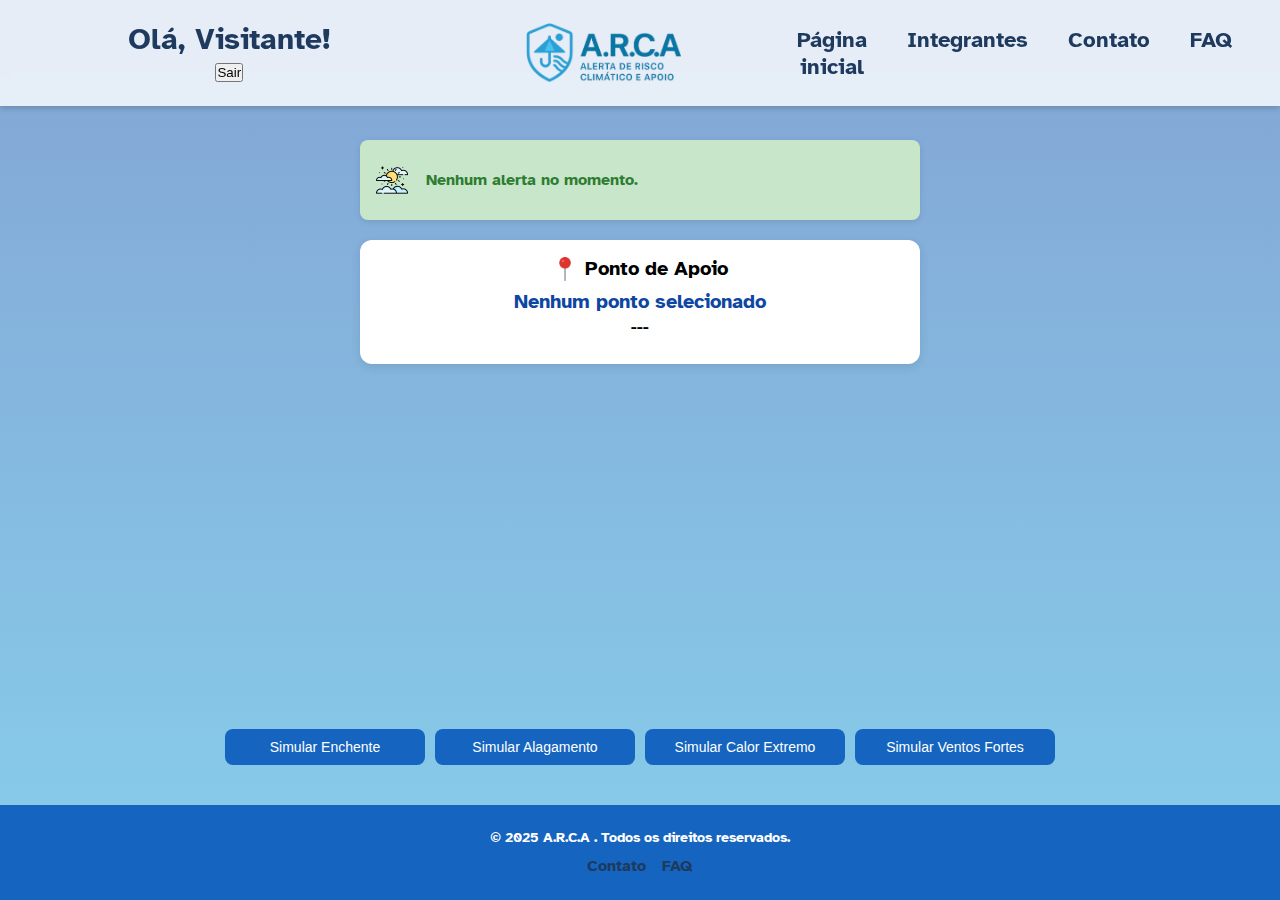
<file: assets/solucao/solucao.html>
<!DOCTYPE html>
<html lang="pt-br">

<head>
  <meta charset="UTF-8" />
  <meta name="viewport" content="width=device-width, initial-scale=1.0" />
  <title>A.R.C.A. - Simulação de Alertas</title>
  <link rel="stylesheet" href="../css/page/solucao.css" />
  <link rel="stylesheet" href="../css/reset.css" />
  <link rel="stylesheet" href="../css/style.css" />
  <link rel="preconnect" href="https://fonts.googleapis.com" />
  <link rel="preconnect" href="https://fonts.gstatic.com" crossorigin />
  <link
    href="https://fonts.googleapis.com/css2?family=Atkinson+Hyperlegible:ital,wght@0,400;0,700;1,400;1,700&family=Roboto:ital,wght@0,100..900;1,100..900&family=Source+Sans+3:ital,wght@0,200..900;1,200..900&display=swap"
    rel="stylesheet" />

  <script defer src="../js/logout.js"></script>
  <script defer src="../js/solucao.js"></script>
  <script defer src="../js/bot.js"></script>
</head>

<body>
  <header>
    <div class="logo">
      <img src="../img/icones/arca.png" alt="Logo A.R.C.A" />
    </div>

    <div class="profile">
      <h2>Olá, <span id="nome-usuario">Visitante</span>!</h2>
      <div class="logout-wrapper">
        <button id="btn-logout" class="btn-logout">Sair</button>
      </div>
    </div>

    <nav class="nav-bar">
      <ul>
        <li><a href="../../index.html">Página inicial</a></li>
        <li><a href="../integrantes/integrantes.html">Integrantes</a></li>
        <li><a href="../contatos/contatos.html">Contato</a></li>
        <li><a href="../faq/faq.html">FAQ</a></li>
      </ul>
    </nav>
  </header>

  <main>
    <div class="alert-box" id="mensagem-alerta">
      <img src="../img/icones/clear-sky.png" alt="Ícone de alerta" id="icone-alerta" class="icone-alerta" />
      <p id="texto-alerta">Nenhum alerta no momento.</p>
    </div>

    <div class="apoio-card">
      <div class="apoio-header">
        <img src="../img/icones/pin.png" alt="ponto e mapa" class="icone-pin" />
        <h2>Ponto de Apoio</h2>
      </div>

      <h3 id="nome-escola">Nenhum ponto selecionado</h3>
      <p id="endereco">---</p>
      <iframe id="mapa-imagem" class="mapa" loading="lazy" allowfullscreen
        referrerpolicy="no-referrer-when-downgrade"></iframe>

    </div>

    <div class="botoes-simulacao">
      <button onclick="simular('enchente')">Simular Enchente</button>
      <button onclick="simular('alagamento')">Simular Alagamento</button>
      <button onclick="simular('calor')">Simular Calor Extremo</button>
      <button onclick="simular('vento')">Simular Ventos Fortes</button>
    </div>
  </main>

  <div id="modal-agua" class="modal oculto">
    <div class="modal-conteudo">
      <h2 class="titulo-alerta">
        <img src="../img/icones/calor-extremo-icon.png" alt="Ícone de calor extremo" class="icone-titulo" />
        Calor Extremo
      </h2>
      <p>
        Informe seu peso para calcular a quantidade ideal de água por dia:
      </p>
      <input type="number" id="input-peso" placeholder="Peso em kg" min="1" />
      <button onclick="calcularAgua()">Calcular</button>
      <p id="resultado-agua"></p>
      <button class="fechar-modal" onclick="fecharModal()">Fechar</button>
    </div>
  </div>

  <footer class="footer">
    <div class="footer-container">
      <p>&copy; 2025 A.R.C.A . Todos os direitos reservados.</p>
      <ul class="footer-links">
        <li><a href="../contato/contato.html">Contato</a></li>
        <li><a href="../faq/faq.html">FAQ</a></li>
      </ul>
    </div>
  </footer>
</body>

</html>
</file>
<file: assets/css/style.css>
body {
    flex-direction: column;
    min-height: 100vh;
    display: flex;
    justify-content: center;
    align-items: center;
    text-align: center;
    font-weight: 550;
    font-family: 'Atkinson Hyperlegible', 'Source Sans Pro', 'Roboto', Arial, sans-serif;
    background: linear-gradient(to bottom, #83a4d4, #87CEEB);
    margin: 0;
  }
  
  header {
    width: 100%;
    background-color: #ffffffcc;
    backdrop-filter: blur(5px);
    box-shadow: 0 2px 6px rgba(0, 0, 0, 0.2);
    box-sizing: border-box;
    padding: 10px 16px;
    display: flex;
    flex-direction: column;
    align-items: center;
    gap: 12px;
    position: fixed;
    top: 0;
    left: 0;
    z-index: 100;
  }
  
  /* === ELEMENTOS BASE === */
  .profile {
    font-size: 16px;
    color: #1e3a5f;
    font-weight: bold;
    text-align: center;
  }
  
  .logo {
    display: flex;
    justify-content: center;
    align-items: center;
  }
  
  .logo img {
    max-height: 35px;
    width: auto;
    object-fit: contain;
  }
  
  .nav-bar {
    display: flex;
    justify-content: center;
  }
  
  .nav-bar ul {
    display: flex;
    gap: 15px;
    list-style: none;
    padding: 0;
    margin: 0;
  }
  
  .nav-bar a {
    position: relative;
    color: #1e3a5f;
    text-decoration: none;
    font-weight: 600;
    font-size: 16px;
    transition: transform 0.3s ease;
    padding: 3px 0;
  }
  
  .nav-bar a::after {
    content: "";
    position: absolute;
    width: 0%;
    height: 2px;
    bottom: 0;
    left: 0;
    background-color: #1e88e5;
    transition: width 0.3s ease;
  }
  
  .nav-bar a:hover {
    transform: scale(1.15);
  }
  
  .nav-bar a:hover::after {
    width: 100%;
  }
  /* Footer */

.footer {
    position: relative;
    bottom: 0;
    margin-top: auto;
    color: white;
    padding: 24px 0;
    text-align: center;
    width: 100%;
    box-sizing: border-box;
  }
  
  .footer-container {
    max-width: 1200px;
    margin: 0 auto;
    padding: 0 20px;
  }
  
  .footer p {
    margin-bottom: 10px;
    font-size: 14px;
  }
  
  .footer-links {
    list-style: none;
    padding: 0;
    display: flex;
    justify-content: center;
    flex-wrap: wrap;
    gap: 16px;
  }
  
  .footer-links a {
    text-decoration: none;
    color: #1e3a5f;
  }
@media (min-width: 600px) {
  .profile {
    font-size: 16px;
    margin-bottom: 3px;
  }

  .nav-bar a {
    font-size: 16px;
  }

  .nav-bar ul {
    gap: 15px;
  }

  .logo img {
    max-height: 40px;
  }
}

@media (min-width: 768px) {
  .profile {
    font-size: 18px;
  }

  .nav-bar a {
    font-size: 18px;
  }

  .nav-bar ul {
    gap: 25px;
  }

  .logo img {
    max-height: 50px;
  }
}

@media (min-width: 992px) {
  header {
    flex-direction: row;
    justify-content: space-between;
    align-items: center;
    padding: 20px 48px;
    flex-wrap: nowrap;
  }

  .logo {
    order: 2;
    flex: 1;
    justify-content: center;
  }

  .profile {
    order: 1;
    flex: 1;
    justify-content: flex-start;
    font-size: 20px;
  }

  .nav-bar {
    order: 3;
    flex: 1;
    justify-content: flex-end;
  }

  .nav-bar ul {
    gap: 40px;
  }

  .nav-bar a {
    font-size: 22px;
  }

  .logo img {
    max-height: 60px;
  }
}

@media (min-width: 1300px) {
  header {
    padding: 24px 64px;
  }

  .profile {
    font-size: 22px;
  }

  .nav-bar a {
    font-size: 24px;
  }

  .nav-bar ul {
    gap: 56px;
  }

  .logo img {
    max-height: 70px;
  }
}
</file>
<file: assets/css/page/login.css>
main#principal {
    z-index: 1;
}


.overlay {
    position: fixed;
    inset: 0;
    background: linear-gradient(to bottom, #83a4d4, #87c8e0);
    display: flex;
    justify-content: center;
    align-items: flex-start;
    padding-top: 150px;
    z-index: 10;

}

.box {
    background: white;
    color: #333;
    border-radius: 12px;
    padding: 30px;
    width: 100%;
    max-width: 400px;
    box-shadow: 0 0 20px rgba(0, 0, 0, 0.4);
}


.tabs {
    display: flex;
    justify-content: center;
    gap: 10px;
    margin-bottom: 20px;
}

.tabs button {
    margin: 10px;
    flex: 1;
    padding: 10px;
    text-align: center;
    font-size: 18px;
    background: #87c8e0;
    color: #000;
    border: none;
    border-radius: 8px;
    cursor: pointer;
    transition: background 0.3s ease;
}

.tabs button:hover {
    background: #83a4d4;
}


.formulario {
    display: flex;
    flex-direction: column;
    gap: 10px;
}

.formulario input {
    padding: 10px;
    border: 1px solid #ccc;
    border-radius: 8px;
    font-size: 14px;
}

.formulario button {
    padding: 10px;
    background: #87c8e0;
    color: #000;
    border: none;
    border-radius: 8px;
    cursor: pointer;
    font-weight: bold;
    transition: background 0.3s;
}

.formulario button:hover {
    background: #83a4d4;
}


.hidden {
    display: none;
}

.btn-anonimo {
    margin-top: 10px;
    padding: 10px;
    background: transparent;
    color: #333;
    border: 2px dashed #83a4d4;
    border-radius: 8px;
    font-weight: bold;
    cursor: pointer;
    transition: background 0.3s;
}

.btn-anonimo:hover {
    background: #e3f2fd;
}
.logout-wrapper {
  margin-top: 6px;
}

.btn-logout {
  position: absolute;
  top: 8px;
  left: 8px;
  padding: 4px 10px;
  font-size: 13px;
  background: none;
  color: #1e3a5f;
  border: none;
  cursor: pointer;
  overflow: hidden;
  transition: color 0.3s ease;
}

.btn-logout::after {
  content: "";
  position: absolute;
  bottom: 0;
  left: 0;
  height: 2px;
  width: 0;
  background-color: #1e3a5f;
  transition: width 0.3s ease-in-out;
}

.btn-logout:hover::after {
  width: 100%;
}

.tabs button.active {
  background-color: #1e3a5f; /* azul escuro */
  color: white;
}

input:invalid {
  border: 1px solid #f44336; /* vermelho */
}

input.valid {
  border: 2px solid #4caf50; /* verde */
}

.erro {
  font-size: 13px;
  color: #f44336;
  margin-bottom: 5px;
  display: block;
}

.senha-dica {
  font-size: 12px;
  color: #666;
  margin-top: -6px;
  margin-bottom: 10px;
}




/* Small devices (≥600px) */
@media (min-width: 600px) {
  .overlay{
  padding: 160px 0px;
      overflow-y: auto;     /* permite rolagem se precisar */
}
  .box {
    max-width: 450px;
    padding: 28px;
  }

  .tabs button {
    font-size: 19px;
    padding: 12px;
  }

  .formulario input {
    font-size: 15px;
    padding: 12px;
  }

  .formulario button {
    font-size: 15px;
    padding: 12px;
  }

  .btn-anonimo {
    font-size: 15px;
  }
}

/* Medium devices (≥768px) */
@media (min-width: 768px) {

  .overlay {
    padding: 180px 16px; /* menos padding vertical + espaço horizontal */
  }

  .box {
    max-width: 540px;
    padding: 40px 30px; /* mais espaço interno */
  }

  .tabs button {
    font-size: 20px;
    padding: 12px;
  }

  .formulario input,
  .formulario button {
    font-size: 16px;
    padding: 14px;
  }

  .btn-anonimo {
    font-size: 16px;
    padding: 12px;
  }

  .senha-dica {
    font-size: 13px;
    margin-top: -4px;
  }
}

/* Large devices (≥992px) */
@media (min-width: 992px) {
  .overlay{
  padding: 110px 0px;
}
  .box {
    max-width: 550px;
    padding: 30px;
  }

  .tabs button {
    font-size: 18px;
  }

  .formulario input,
  .formulario button {
    font-size: 15px;
  }

  .btn-anonimo {
    font-size: 15px;
  }

  .btn-logout {
    font-size: 12px;
    top: 10px;
    left: 10px;
  }
}

/* Extra-Large devices (≥1300px) */
@media (min-width: 1300px) {
  .overlay{
  padding: 128px 0px;
}
  .box {
    max-width: 600px;
    padding: 10px 30px;
  }

  .tabs {
    gap: 16px;
  }

  .tabs button {
    font-size: 20px;
  }

  .formulario input,
  .formulario button {
    font-size: 18px;
  }

  .btn-anonimo {
    font-size: 16px;
  }

  .btn-logout {
    font-size: 14px;
    top: 13px;
    left: 13px;
  }
}
</file>
<file: assets/css/page/index.css>
main {
  padding: 200px 20px 40px;
  display: flex;
  flex-direction: column;
  align-items: center;
  gap: 24px;
}


/* === Boas-vindas === */
.container {
  background-color: #BBDEFB;
  padding: 24px;
  border-radius: 12px;
  box-shadow: 0 2px 8px rgba(30, 58, 95, 0.2);
  max-width: 800px;
  width: 100%;
  text-align: center;
}

.home-title {
  font-size: 26px;
  color: #1e3a5f;
  margin-bottom: 16px;
}

.home-description {
  font-size: 18px;
  color: #1e3a5f;
  line-height: 1.6;
}

/* === Importância de estar preparado === */
.alerta-section {
  background-color: #E1F5FE;
  padding: 24px;
  border-radius: 12px;
  box-shadow: 0 2px 6px rgba(30, 58, 95, 0.15);
  max-width: 800px;
  width: 100%;
  text-align: center;
}

.alerta-title {
  font-size: 24px;
  color: #1e3a5f;
  margin-bottom: 12px;
}

.alerta-description {
  font-size: 17px;
  color: #1e3a5f;
  line-height: 1.6;
}

.info-cards {
  display: grid;
  justify-items: center;
  grid-template-columns: 1fr; /* Cada imagem em uma linha */
  gap: 16px;
  padding: 24px 12px;
  width: 100%;
}



/* Card individual */
.card {
  background-color: #E3F2FD;
  border-radius: 8px;
  box-shadow: 0 2px 6px rgba(30, 58, 95, 0.15);
  text-align: center;
  width: 100%;
  max-width: 280px;
  cursor: pointer;
  transition: transform 0.3s;
}

.card:hover {
  transform: scale(1.05);
}

.card img {
  width: 100%;
  height: 350px;
  object-fit: cover;
  border-top-left-radius: 8px;
  border-top-right-radius: 8px;
}

.card p {
  padding: 8px 0;
  font-weight: 600;
  color: #1e3a5f;
}

/* === Seções de Detalhes Ocultas === */
.detalhe-desastre {
  position: fixed;
  top: 0;
  left: 0;
  width: 100vw;
  height: 100vh;
  overflow-y: auto;
  background-color: rgba(0, 0, 0, 0.6);
  display: none;
  justify-content: center;
  align-items: center;
  z-index: 9999;
  padding: 40px 20px;
}

.detalhe-desastre.visivel {
  display: flex;
  animation: aparecer 0.3s ease-in-out;
}

.card-conteudo {
  background-color: #f0f9ff;
  border-radius: 12px;
  padding: 24px;
  max-width: 800px;
  width: 100%;
  color: #1e3a5f;
  font-size: 16px;
  line-height: 1.6;
  box-shadow: 0 4px 12px rgba(0, 0, 0, 0.3);
  overflow-y: auto;
  max-height: 90vh;
  position: relative;
}

@keyframes aparecer {
  from {
    opacity: 0;
    transform: translateY(20px);
  }
  to {
    opacity: 1;
    transform: translateY(0);
  }
}
/* === Estilo base para todas as seções de desastre === */
.detalhe-desastre .card-conteudo {
  background-color: #f0f9ff;
  border-radius: 12px;
  padding: 32px;
  max-width: 800px;
  width: 100%;
  color: #1e3a5f;
  font-size: 16px;
  line-height: 1.6;
  box-shadow: 0 4px 12px rgba(0, 0, 0, 0.3);
  overflow-y: auto;
  max-height: 90vh;
  position: relative;
}

/* Título principal */
.card-conteudo h2 {
  font-size: 24px;
  margin-bottom: 16px;
  color: #0d47a1;
  display: flex;
  align-items: center;
}

/* Subtítulos */
.card-conteudo h3 {
  font-size: 20px;
  margin-top: 24px;
  margin-bottom: 12px;
  color: #1565c0;
  display: flex;
  align-items: center;
}

/* Listas e itens */
.card-conteudo ul {
  list-style-type: disc;
  margin-left: 20px;
  margin-bottom: 16px;
}

.card-conteudo li {
  margin-bottom: 8px;
}

/* Destaques com <strong> */
.card-conteudo strong {
  display: block;
  margin-top: 20px;
  font-weight: bold;
  font-size: 17px;
  color: #0d47a1;
}

/* Ícones ao lado do título */
.icone-titulo {
  width: 24px;
  vertical-align: middle;
  margin-right: 8px;
}

/* Botão fechar */
.btn-fechar {
  margin-top: 24px;
  background-color: #1565c0;
  color: white;
  border: none;
  padding: 10px 20px;
  border-radius: 8px;
  font-size: 14px;
  cursor: pointer;
  transition: background-color 0.2s ease;
}

.btn-fechar:hover {
  background-color: #0d47a1;
}

/* === Estilo visual inspirado no infográfico === */
.card-conteudo {
  background-color: #eaf6ff;
  border-radius: 12px;
  padding: 32px;
  box-shadow: 0 4px 12px rgba(0, 0, 0, 0.15);
  color: #0d355f;
  font-family: 'Arial', sans-serif;
  font-size: 16px;
  line-height: 1.7;
}

.card-conteudo h2 {
  font-size: 26px;
  color: #0d47a1;
  display: flex;
  align-items: center;
  margin-bottom: 20px;
}

.card-conteudo h3 {
  background-color: #BBDEFB;
  padding: 10px 16px;
  border-radius: 8px;
  font-size: 20px;
  color: #1e3a5f;
  display: flex;
  align-items: center;
  margin-top: 32px;
  margin-bottom: 12px;
}

.card-conteudo strong {
  font-size: 17px;
  margin-top: 20px;
  display: block;
  color: #0d47a1;
}

.card-conteudo ul {
  list-style: none;
  padding-left: 0;
  margin-bottom: 24px;
}

.card-conteudo ul li {
  position: relative;
  padding-left: 24px;
  margin-bottom: 12px;
}

.card-conteudo ul li::before {
  content: "•";
  position: absolute;
  left: 0;
  top: 0;
  color: #1565c0;
  font-weight: bold;
  font-size: 20px;
  line-height: 1;
}

/* Ícones ao lado do título */
.icone-titulo {
  width: 28px;
  height: 28px;
  margin-right: 12px;
}

/* Parágrafos principais */
.card-conteudo p {
  margin-bottom: 12px;
  text-align: justify;
}

/* Small devices (≥600px) */
@media (min-width: 600px) {
    main {
    padding: 220px 20px 40px;
  }
  .home-title {
    font-size: 28px;
  }

  .home-description {
    font-size: 19px;
  }

  .alerta-title {
    font-size: 26px;
  }

  .alerta-description {
    font-size: 18px;
  }

  .info-cards {
    grid-template-columns: repeat(2, 1fr);
  }

  .card {
    max-width: 240px;
  }

  .card img {
    height: 300px;
  }

  .card-conteudo {
    font-size: 17px;
  }

  .card-conteudo h2 {
    font-size: 28px;
  }

  .card-conteudo h3 {
    font-size: 22px;
  }

  .btn-fechar {
    font-size: 15px;
  }
}

/* Medium devices (≥768px) */
@media (min-width: 768px) {
  main {
    padding: 240px 20px 40px;
  }

  .home-title {
    font-size: 30px;
  }

  .home-description {
    font-size: 20px;
  }

  .alerta-title {
    font-size: 28px;
  }

  .alerta-description {
    font-size: 19px;
  }

  .info-cards {
    grid-template-columns: repeat(2, 1fr);
    gap: 24px;
  }

  .card {
    max-width: 260px;
  }

  .card img {
    height: 320px;
  }

  .card-conteudo {
    font-size: 18px;
    padding: 36px;
  }

  .card-conteudo h2 {
    font-size: 30px;
  }

  .card-conteudo h3 {
    font-size: 24px;
    padding: 12px 18px;
  }

  .btn-fechar {
    font-size: 16px;
    padding: 12px 24px;
  }
}

/* Large devices (≥992px) */
@media (min-width: 992px) {
  main {
    padding: 180px 60px 40px;
  }

  .home-title {
    font-size: 32px;
  }

  .home-description {
    font-size: 21px;
  }

  .alerta-title {
    font-size: 30px;
  }

  .alerta-description {
    font-size: 20px;
  }

  .info-cards {
    grid-template-columns: repeat(4, 1fr);
    gap: 28px;
  }

  .card {
    max-width: 260px;
  }

  .card img {
    height: 330px;
  }

  .card-conteudo {
    font-size: 19px;
  }

  .card-conteudo h2 {
    font-size: 32px;
  }

  .card-conteudo h3 {
    font-size: 25px;
  }

  .btn-fechar {
    font-size: 17px;
  }
}

/* Extra-Large devices (≥1300px) */
@media (min-width: 1300px) {
  main {
    padding: 200px 80px 40px;
  }

  .container,
  .alerta-section,
  .card-conteudo {
    max-width: 1000px;
  }

  .home-title {
    font-size: 34px;
  }

  .home-description {
    font-size: 22px;
  }

  .alerta-title {
    font-size: 32px;
  }

  .alerta-description {
    font-size: 21px;
  }

  .info-cards {
    grid-template-columns: repeat(4, 1fr);
    gap: 32px;
  }

  .card {
    max-width: 280px;
  }

  .card img {
    height: 340px;
  }

  .card-conteudo {
    font-size: 20px;
    padding: 40px;
  }

  .card-conteudo h2 {
    font-size: 34px;
  }

  .card-conteudo h3 {
    font-size: 26px;
    padding: 14px 20px;
  }

  .btn-fechar {
    font-size: 18px;
  }
}
</file>
<file: assets/css/page/contatos.css>
main {
  margin-left: 0;
  padding: 200px 20px 40px;
  width: 100%;
  flex: 1;
}

.contato-title {
  color: #1e3a5f;
  /* Azul escuro */
  font-size: 26px;
  margin-bottom: 10px;
  text-align: center;
}

.contato-subtitle {
  font-size: 16px;
  color: #2196f3;
  margin-bottom: 20px;
  text-align: center;
}

.container {
  background-color: #f0f9ff;
  padding: 20px;
  border-radius: 12px;
  max-width: 80%;
  margin: auto;
  box-shadow: 0 4px 8px rgba(30, 136, 229, 0.15);
  box-sizing: border-box;
}

.contato-section {
  padding: 20px;
  max-width: 600px;
  margin: auto;
}

.contato {
  margin-bottom: 16px;
  border-radius: 12px;
  overflow: hidden;
  border: 1px solid #42a5f5;
  background-color: #e3f2fd;
  transition: background 0.3s ease, box-shadow 0.3s ease;
}

.contato:hover {
  transform: translateY(-2px);
  box-shadow: 0 4px 12px rgba(30, 136, 229, 0.25);
  background-color: #bbdefb;
}

.contato h3 {
  padding: 10px 14px;
  margin: 0;
  text-align: center;
  font-size: 18px;
  cursor: pointer;
  color: #1e3a5f;
  font-weight: bold;
  transition: transform 0.3s ease;
  will-change: transform;
}

.contato h3:hover {
  transform: scale(1.08);
}

.contato h3 a {
  color: #1e3a5f;
  text-decoration: none;
}

.contato p {
  display: none;
  padding: 10px 14px;
  text-align: center;
  margin: 0;
  background-color: #e1f5fe;
  color: #1e3a5f;
  border-top: 1px solid #90caf9;
  font-size: 16px;
}

.contato.active p {
  display: block;
}

.contato p a {
  color: #1e88e5;
}
</file>
<file: assets/css/page/faq.css>
main {
  margin-left: 0;
  padding: 200px 20px 40px;
  width: 100%;
  flex: 1;
}

.faq-title {
  color: #1e3a5f; /* Azul escuro */
  font-size: 26px;
  margin-bottom: 10px;
  text-align: center;
}

.faq-subtitle {
  font-size: 16px;
  color: #2196f3; /* Azul padrão */
  margin-bottom: 20px;
  text-align: center;
}

.container {
  background-color: #f0f9ff; /* Fundo azul clarinho */
  padding: 20px;
  border-radius: 12px;
  max-width: 80%;
  margin: auto;
  box-shadow: 0 4px 8px rgba(30, 136, 229, 0.15);
  box-sizing: border-box;
  position: relative;
}

.faq-section {
  padding: 20px;
  max-width: 600px;
  margin: auto;
}


.faq {
  margin-bottom: 16px;
  border-radius: 12px;
  overflow: hidden;
  border: 1px solid #42a5f5;
  background-color: #e3f2fd;
  transition: background 0.3s ease, box-shadow 0.3s ease;
}

.faq:hover {
  transform: translateY(-2px);
  box-shadow: 0 4px 12px rgba(30, 136, 229, 0.25);
  background-color: #bbdefb;
  }

.faq h3 {
  padding: 10px 14px;
  margin: 0;
  text-align: center;
  font-size: 18px;
  cursor: pointer;
  color: #1e3a5f;
  font-weight: bold;
  transition: transform 0.3s ease;
  will-change: transform;
}

.faq h3:hover {
  transform: scale(1.08);
}


.faq p {
  display: none;
  padding: 10px 14px;
  text-align: center;
  margin: 0;
  background-color: #e1f5fe;
  color: #1e3a5f;
  border-top: 1px solid #90caf9;
  font-size: 16px;
}

.faq.active p {
  display: block;
}
</file>
<file: assets/css/page/integrantes.css>
main {
  margin-left: 0;
  padding: 200px 20px 40px;
  display: flex;
  flex-direction: column;
  align-items: center;
  gap: 20px;
  min-height: 100vh;
  box-sizing: border-box;
}

.integrantes {
  list-style: none;
  padding: 0;
  margin: 0 auto;
  max-width: 1000px;
  width: 100%;
  display: flex;
  flex-direction: column;
  align-items: center;
}

.cartao-integrante {
  display: none;
  background-color: #e3f2fd;
  border-radius: 10px;
  padding: 24px;
  box-shadow: 0 4px 12px rgba(30, 136, 229, 0.2);
  width: 100%;
  max-width: 700px;
  box-sizing: border-box;
  animation: fade 0.4s ease-in-out;
  border: 1px solid #42a5f5; 
}

.cartao-integrante.ativo {
  display: block;
}

@keyframes fade {
  from { opacity: 0; }
  to { opacity: 1; }
}


.cartao-topo {
  display: flex;
  justify-content: space-between;
  align-items: center;
  gap: 20px;
  text-align: left;
}

.cartao-imagem img {
  width: 110px;
  height: auto;
  border-radius: 8px;
  object-fit: cover;
  flex-shrink: 0;
  border: 2px solid #90caf9; /* contorno leve */
}

.detalhes {
  flex: 1;
  display: flex;
  flex-direction: column;
  align-items: flex-end;
  gap: 6px;
}

.nome {
  font-size: 24px;
  font-weight: bold;
  color: #1e3a5f; /* azul escuro */
  margin: 0;
}

.rm {
  font-size: 16px;
  color: #2196f3;
}

.links-sociais {
  display: flex;
  gap: 10px;
  margin-top: 6px;
}

.links-sociais img {
  width: 36px;
  height: 36px;
  transition: transform 0.3s;
}

.links-sociais img:hover {
  transform: scale(1.1);
}

.sobre {
  margin-top: 20px;
  text-align: justify;
  font-size: 15px;
  color: #1e3a5f;
}

.sobre h3 {
  margin-bottom: 10px;
  font-size: 16px;
  font-weight: bold;
  color: #1e3a5f;
}

button#btn-proximo {
  background-color: #2196f3; /* azul padrão */
  color: white;
  padding: 12px 24px;
  border: none;
  border-radius: 8px;
  font-size: 16px;
  font-weight: bold;
  cursor: pointer;
  margin-top: 20px;
  width: 100%;
  max-width: 700px;
  box-sizing: border-box;
  transition: background-color 0.3s;
}

button#btn-proximo:hover {
  background-color: #1e88e5;
}

/* Small devices (≥600px) */
@media (min-width: 600px) {
    main {
    padding: 220px 20px 40px;
  }
  .nome {
    font-size: 26px;
  }

  .rm {
    font-size: 17px;
  }

  .sobre {
    font-size: 16px;
  }

  .sobre h3 {
    font-size: 18px;
  }

  button#btn-proximo {
    font-size: 17px;
  }
}

/* Medium devices (≥768px) */
@media (min-width: 768px) {
    main {
    padding: 240px 20px 40px;
  }

  .nome {
    font-size: 28px;
  }

  .rm {
    font-size: 18px;
  }

  .cartao-imagem img {
    width: 130px;
  }

  .sobre {
    font-size: 17px;
  }

  button#btn-proximo {
    font-size: 18px;
    padding: 14px 28px;
  }
}

/* Large devices (≥992px) */
@media (min-width: 992px) {
  main {
    padding: 180px 40px 40px;
  }

  .nome {
    font-size: 30px;
  }

  .rm {
    font-size: 19px;
  }

  .sobre {
    font-size: 18px;
  }

  .sobre h3 {
    font-size: 20px;
  }

  .cartao-imagem img {
    width: 140px;
  }

  .links-sociais img {
    width: 40px;
    height: 40px;
  }

  button#btn-proximo {
    font-size: 20px;
    padding: 16px 32px;
  }
}

/* Extra-Large devices (≥1300px) */
@media (min-width: 1300px) {
  main {
    padding: 200px 80px 40px;
  }

  .cartao-section {
    max-width: 900px;
  }

  .nome {
    font-size: 32px;
  }

  .rm {
    font-size: 20px;
  }

  .sobre {
    font-size: 19px;
  }

  .cartao-imagem img {
    width: 150px;
  }

  .links-sociais img {
    width: 44px;
    height: 44px;
  }

  button#btn-proximo {
    font-size: 22px;
  }
}
</file>
<file: assets/css/page/solucao.css>
body {
  display: flex;
  flex-direction: column;
  min-height: 100vh;
  font-weight: 550;
  font-family: 'Atkinson Hyperlegible', 'Source Sans Pro', 'Roboto', Arial, sans-serif;
  background: linear-gradient(to bottom, #83a4d4, #87CEEB);
  margin: 0;
}

header {
  width: 100%;
  background-color: #ffffffcc;
  backdrop-filter: blur(5px);
  box-shadow: 0 2px 6px rgba(0, 0, 0, 0.2);
  padding: 10px 16px;
  display: flex;
  justify-content: center;
  align-items: center;
  position: fixed;
  top: 0;
  left: 0;
  z-index: 100;
  box-sizing: border-box;
}

.logo img {
  max-height: 60px; /* aumenta a altura */
  max-width: 180px; /* opcional: evita estourar */
  width: auto;
  object-fit: contain;
}



main {
  flex: 1;
  display: flex;
  flex-direction: column;
  align-items: center;
  width: 100%;
  padding: 100px 16px 16px; /* compensação do header fixo */
  box-sizing: border-box;
}

/* Alerta */
.alert-box {
  display: flex;
  align-items: center;
  justify-content: flex-start;
  gap: 10px;

  background-color: #fff3cd;
  color: #856404;
  padding: 24px 16px;
  border-radius: 8px;
  margin-top: 40px;
  margin-bottom: 20px;
  font-weight: bold;
  box-shadow: 0 2px 6px rgba(0, 0, 0, 0.1);
  opacity: 0;
  transform: translateY(-10px);
  transition: all 0.4s ease-in-out;
  text-align: left;
}


.alert-box.ativo {
  opacity: 1;
  transform: translateY(0);
}

/* Apoio */
.apoio-card {
  background-color: #ffffff;
  border-radius: 12px;
  padding: 16px;
  box-shadow: 0 3px 10px rgba(0, 0, 0, 0.1);
  margin-bottom: 40px;
  align-self: center; /* <-- essa linha alinha o card ao centro do main */
}


.apoio-header {
  display: flex;
  align-items: center;
  justify-content: center; /* centraliza o conjunto no card */
  gap: 8px;
  margin-bottom: 8px;
  text-align: center;
}

.icone-pin {
  width: 24px;
  height: 24px;
  object-fit: contain;
}

.apoio-header h2 {
  font-size: 20px;
}



.apoio-card h3 {
  font-size: 18px;
  color: #0d47a1;
  margin: 8px 0 4px;
  text-align: center;
}

.apoio-card p {
  font-size: 14px;
  margin-bottom: 12px;
  text-align: center;
}

.mapa {
  width: 100%;
  border-radius: 10px;
  object-fit: cover;
  max-height: 200px;
}

.alert-box,
.apoio-card {
  width: 100%;
  max-width: 360px; /* ou ajuste conforme seu gosto, ex: 380px */
}

.icone-alerta {
  width: 28px;
  height: 28px;
  object-fit: contain;
  vertical-align: middle;
  margin-right: 8px;
  flex-shrink: 0;
}


.mapa.oculto {
  display: none;
}
/* === Modal === */
.modal {
  position: fixed;
  top: 0;
  left: 0;
  width: 100%;
  height: 100%;
  background: rgba(0, 0, 0, 0.4);
  display: flex;
  justify-content: center;
  align-items: center;
  z-index: 200;
}

.modal.oculto {
  display: none;
}

.modal-conteudo {
  background: #ffffff;
  padding: 24px 20px;
  border-radius: 12px;
  box-shadow: 0 4px 12px rgba(0, 0, 0, 0.3);
  text-align: center;
  max-width: 320px;
  width: 90%;
  position: relative;
  font-family: 'Atkinson Hyperlegible', 'Roboto', sans-serif;
}

.modal-conteudo h2 {
  display: flex;
  align-items: center;
  justify-content: center;
  gap: 8px;
  font-size: 20px;
  color: #b71c1c;
  margin-bottom: 12px;
}

.modal-conteudo h2 .icone-titulo {
  width: 24px;
  height: 24px;
  object-fit: contain;
}

.modal-conteudo p {
  font-size: 15px;
  color: #333;
  margin-bottom: 10px;
}

.modal-conteudo input[type="number"] {
  -moz-appearance: textfield; /* Firefox */
}

.modal-conteudo input::-webkit-outer-spin-button,
.modal-conteudo input::-webkit-inner-spin-button {
  -webkit-appearance: none; /* Chrome, Safari */
  margin: 0;
}

.modal-conteudo input {
  padding: 10px;
  width: 100%;
  margin: 10px 0;
  border-radius: 6px;
  border: 1px solid #ccc;
  font-size: 14px;
  box-sizing: border-box;
}

.modal-conteudo button {
  margin-top: 10px;
  padding: 10px 16px;
  background-color: #c62828;
  color: #fff;
  border: none;
  border-radius: 8px;
  cursor: pointer;
  font-weight: bold;
  font-size: 14px;
  transition: background-color 0.3s ease;
}

.modal-conteudo button:hover {
  background-color: #a31818;
}

/* botão separado (fechar) */
.modal-conteudo .fechar-modal {
  background-color: #999;
  margin-top: 16px;
}

.modal-conteudo .fechar-modal:hover {
  background-color: #777;
}
/* Estilo padrão: distribuição flexível */
.botoes-simulacao {
  display: flex;
  flex-wrap: wrap;
  gap: 10px;
  justify-content: center;
  margin-top: auto;
  margin-bottom: 24px;
  max-width: 840px;
  width: 100%;
}

.botoes-simulacao button {
  flex: 1 1 160px;  /* base 160px, se espaço permitir */
  max-width: 100%;
  padding: 10px 14px;
  text-align: center;
  border: none;
  background-color: #1565c0;
  color: white;
  font-size: 14px;
  border-radius: 8px;
  cursor: pointer;
  transition: background-color 0.3s ease;
}

.botoes-simulacao button:hover {
  background-color: #0d47a1;
}

/* Rodapé */
.footer {
  background-color: #1565c0;
  color: white;
  padding: 24px 0;
  text-align: center;
  width: 100%;
  box-sizing: border-box;
}

.footer-container {
  max-width: 1200px;
  margin: 0 auto;
  padding: 0 20px;
}

.footer p {
  margin-bottom: 10px;
  font-size: 14px;
}

.footer-links {
  list-style: none;
  padding: 0;
  display: flex;
  justify-content: center;
  flex-wrap: wrap;
  gap: 16px;
  margin: 0;
}

.footer-links a {
  text-decoration: none;
  color: #bbdefb;
}

/* === Responsividade === */

/* Small devices (≥600px) */
@media (min-width: 600px) {
  .alert-box,
  .apoio-card {
    max-width: 420px;
  }

  .modal-conteudo {
    max-width: 360px;
  }
}

/* Medium devices (≥768px) */
@media (min-width: 768px) {
  .logo img {
    max-height: 70px;
  }

  .alert-box,
  .apoio-card {
    max-width: 480px;
  }

  .modal-conteudo {
    max-width: 400px;
  }

  .botoes-simulacao button {
    flex: none;
    width: 200px;
  }

  .apoio-card h3 {
    font-size: 20px;
  }

  .apoio-card p {
    font-size: 15px;
  }
}

/* Large devices (≥992px) */
@media (min-width: 992px) {
    .logo img {
    max-height: 80px;
  }

  .alert-box,
  .apoio-card {
    max-width: 560px;
  }

  .modal-conteudo {
    max-width: 440px;
  }

  .icone-alerta {
    width: 32px;
    height: 32px;
  }

  .modal-conteudo h2 {
    font-size: 22px;
  }
}

/* Extra-Large devices (≥1300px) */
@media (min-width: 1300px) {
  .alert-box,
  .apoio-card {
    max-width: 600px;
  }

  .modal-conteudo {
    max-width: 480px;
  }

  .footer-container {
    padding: 0 40px;
  }
}
</file>
